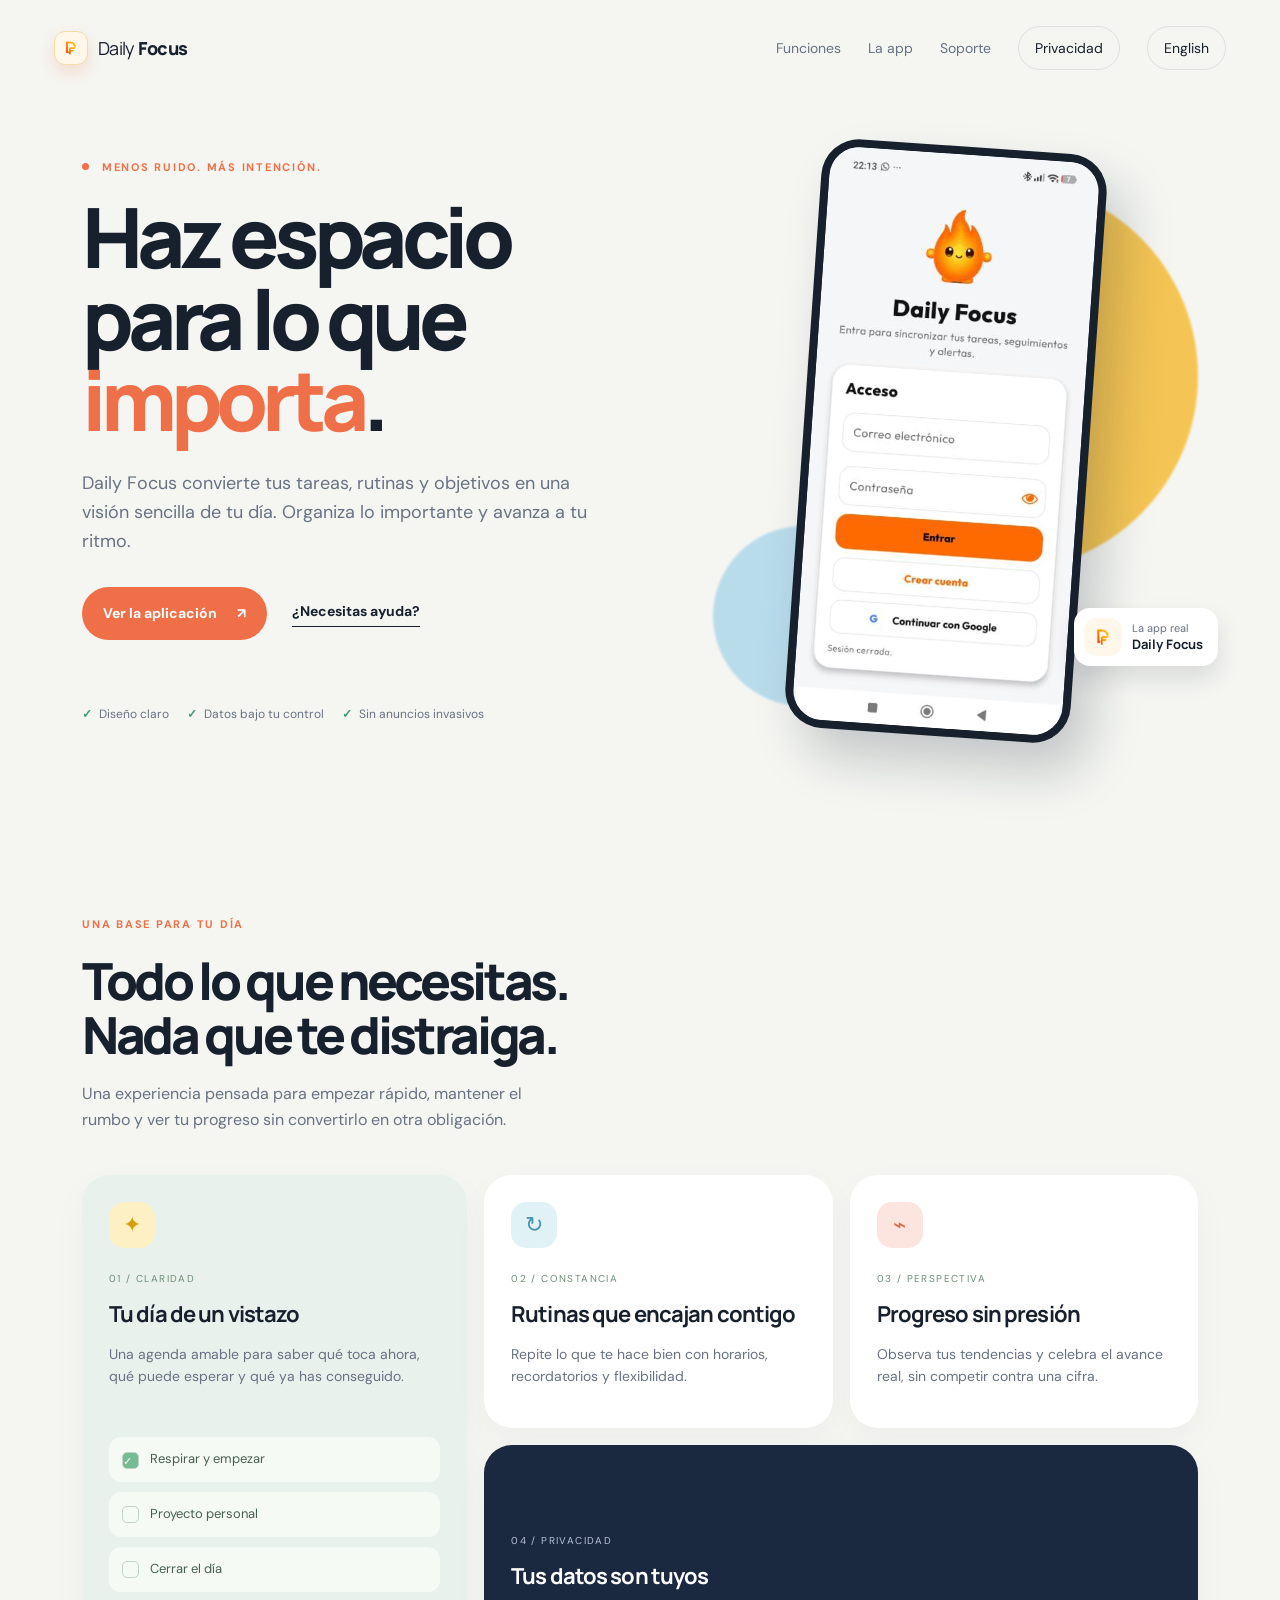
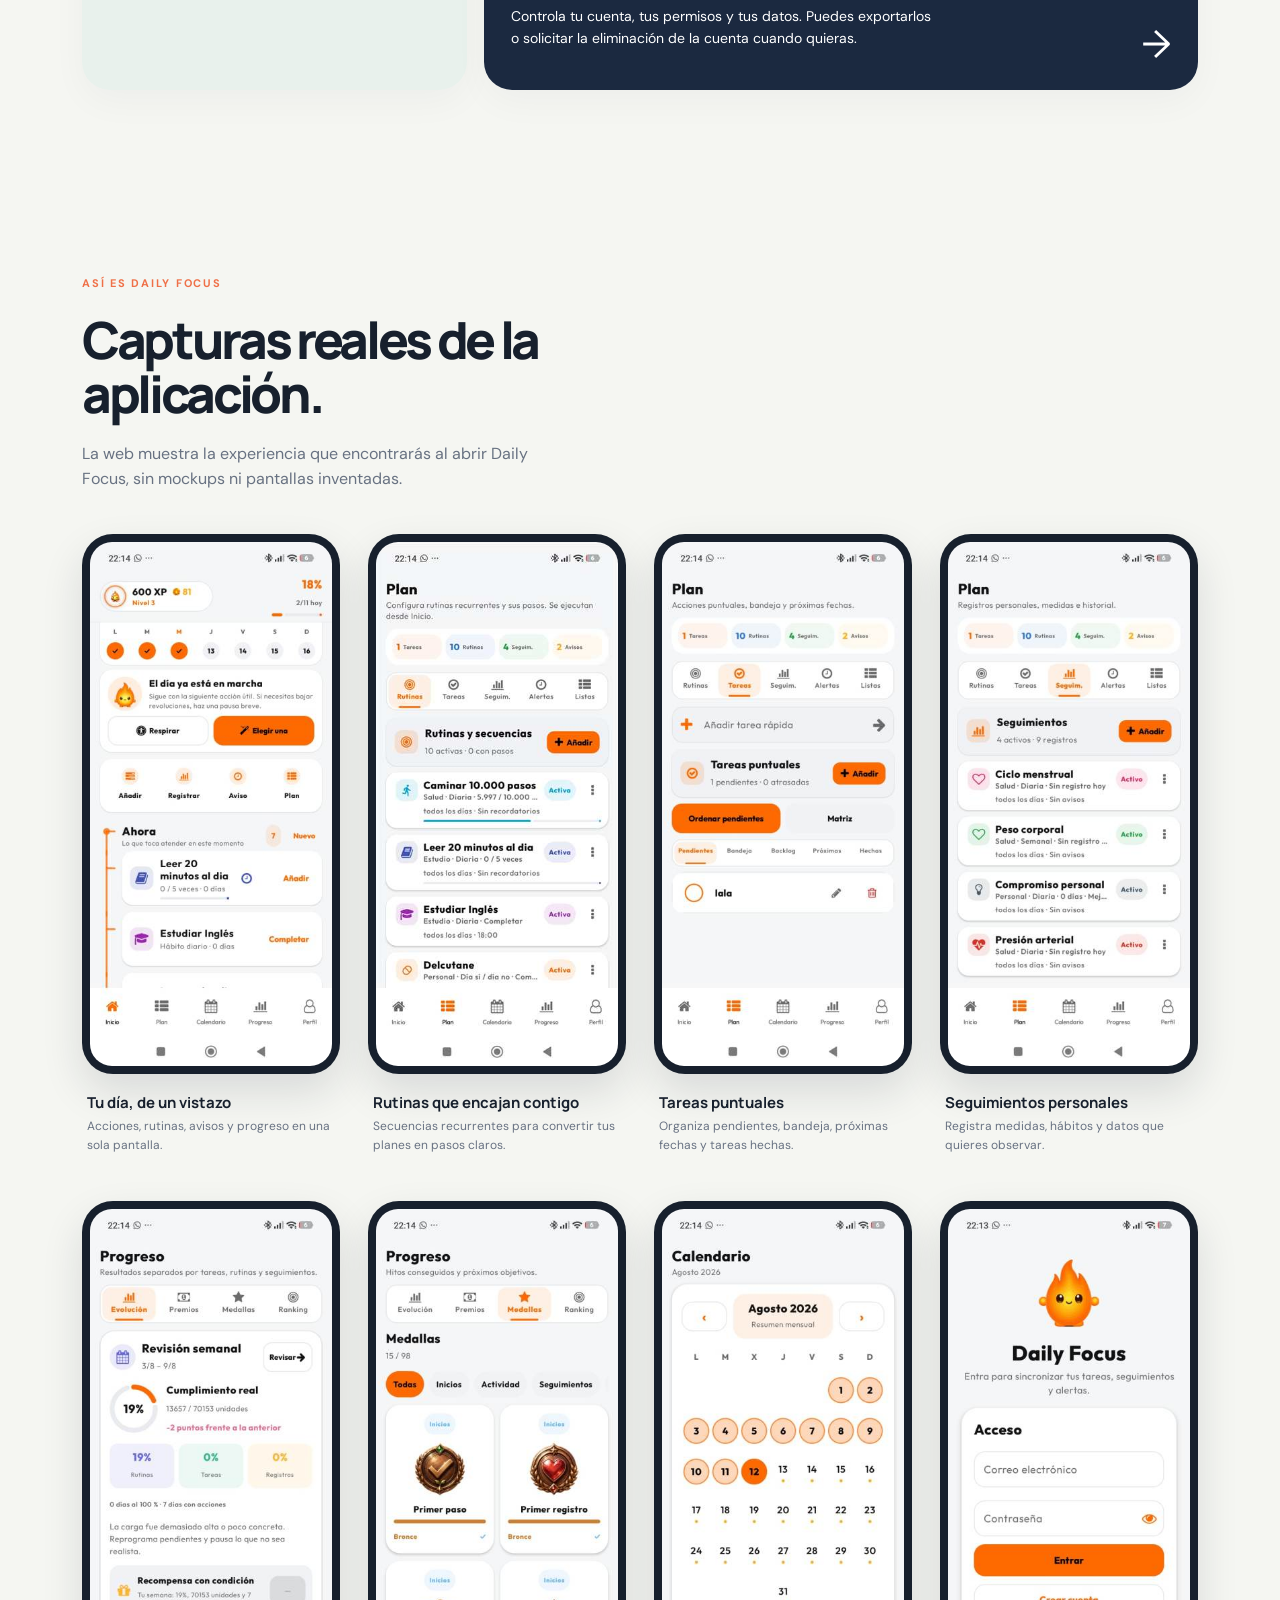
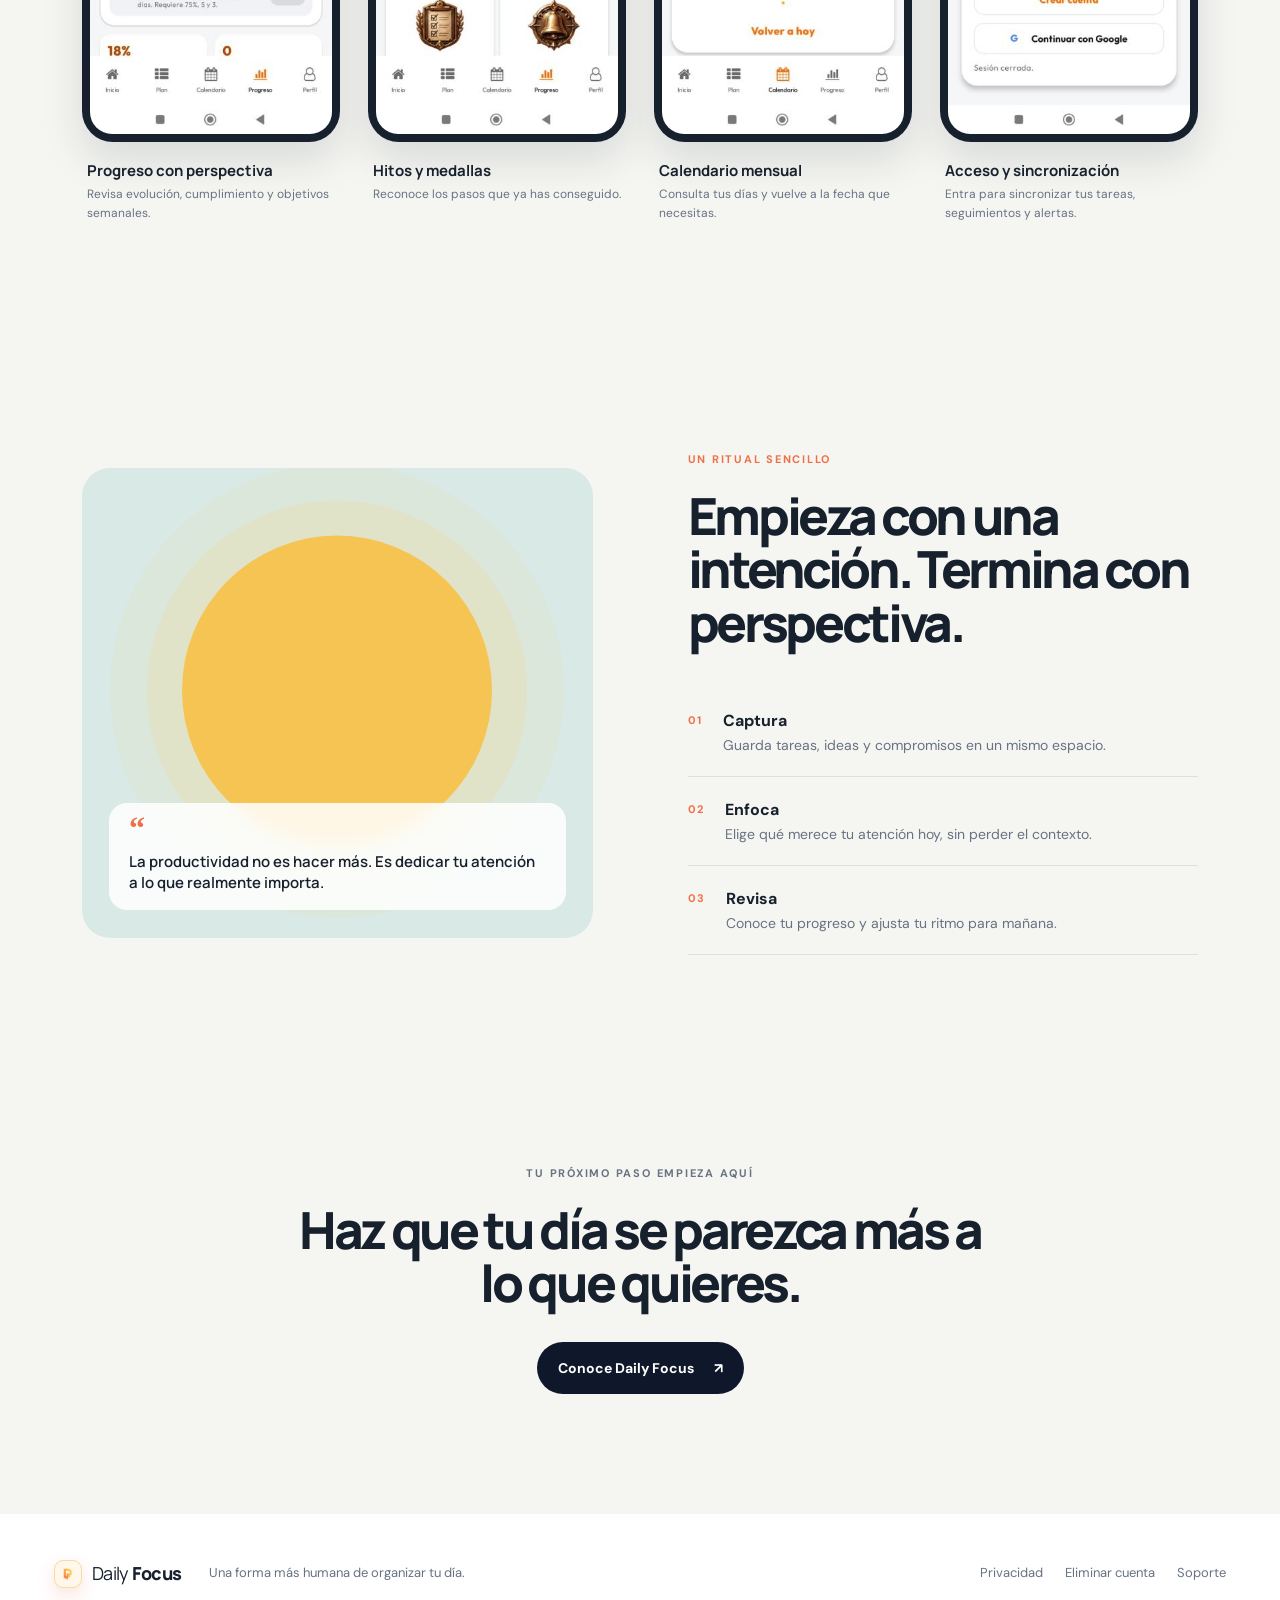
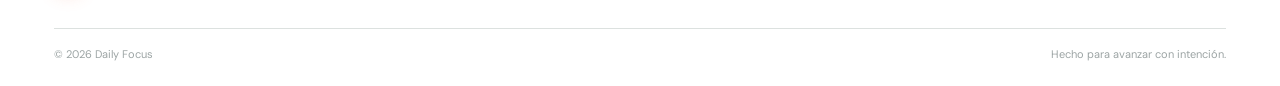
<file: index.html>
<!doctype html><html lang="es"><head><meta charset="utf-8"><meta name="viewport" content="width=device-width, initial-scale=1"><meta name="description" content="Daily Focus convierte tus tareas, rutinas y objetivos en un día claro."><meta name="theme-color" content="#fff7e9"><title>Daily Focus | Tu día, con intención</title><link rel="stylesheet" href="styles.css"><script defer src="script.js"></script></head><body><header class="site-header"><a class="brand" href="index.html" aria-label="Daily Focus, inicio"><span class="brand-mark real-mark"><img src="assets/dailyfocus-icon.png" alt=""></span><span>Daily <strong>Focus</strong></span></a><button class="menu-toggle" type="button" aria-expanded="false" aria-controls="main-nav">Menú</button><nav id="main-nav" class="nav-links" aria-label="Navegación principal"><a href="#features">Funciones</a><a href="#screens">La app</a><a href="support.html">Soporte</a><a class="nav-cta" href="privacy.html">Privacidad</a><a class="nav-cta" href="en/index.html">English</a></nav></header><main><section class="hero section-shell"><div class="hero-copy reveal"><p class="eyebrow"><span class="eyebrow-dot"></span> Menos ruido. Más intención.</p><h1>Haz espacio para lo que <em>importa</em>.</h1><p class="hero-lede">Daily Focus convierte tus tareas, rutinas y objetivos en una visión sencilla de tu día. Organiza lo importante y avanza a tu ritmo.</p><div class="hero-actions"><a class="button button-primary" href="#screens">Ver la aplicación <span aria-hidden="true">↗</span></a><a class="text-link" href="support.html">¿Necesitas ayuda?</a></div><div class="trust-row"><span><b>✓</b> Diseño claro</span><span><b>✓</b> Datos bajo tu control</span><span><b>✓</b> Sin anuncios invasivos</span></div></div><div class="hero-visual real-hero reveal reveal-delay"><div class="orb orb-one"></div><div class="orb orb-two"></div><div class="real-device"><img src="assets/dailyfocus-login-real.jpg" alt="Pantalla real de acceso de Daily Focus"></div><div class="real-badge"><img src="assets/dailyfocus-icon.png" alt=""><span>La app real<br><strong>Daily Focus</strong></span></div></div></section><section id="features" class="section-shell section-block"><div class="section-heading reveal"><p class="eyebrow">Una base para tu día</p><h2>Todo lo que necesitas. Nada que te distraiga.</h2><p>Una experiencia pensada para empezar rápido, mantener el rumbo y ver tu progreso sin convertirlo en otra obligación.</p></div><div class="feature-grid"><article class="feature-card feature-card-tall reveal"><span class="feature-icon icon-sun">✦</span><p class="card-kicker">01 / Claridad</p><h3>Tu día de un vistazo</h3><p>Una agenda amable para saber qué toca ahora, qué puede esperar y qué ya has conseguido.</p><div class="mini-agenda"><span><i class="mini-check">✓</i> Respirar y empezar</span><span><i></i> Proyecto personal</span><span><i></i> Cerrar el día</span></div></article><article class="feature-card reveal"><span class="feature-icon icon-blue">↻</span><p class="card-kicker">02 / Constancia</p><h3>Rutinas que encajan contigo</h3><p>Repite lo que te hace bien con horarios, recordatorios y flexibilidad.</p></article><article class="feature-card reveal"><span class="feature-icon icon-coral">⌁</span><p class="card-kicker">03 / Perspectiva</p><h3>Progreso sin presión</h3><p>Observa tus tendencias y celebra el avance real, sin competir contra una cifra.</p></article><article class="feature-card feature-card-wide reveal"><div><p class="card-kicker">04 / Privacidad</p><h3>Tus datos son tuyos</h3><p>Controla tu cuenta, tus permisos y tus datos. Puedes exportarlos o solicitar la eliminación de la cuenta cuando quieras.</p></div><a class="arrow-link" href="privacy.html" aria-label="Leer la política de privacidad">→</a></article></div></section><section id="screens" class="screens-section section-shell"><div class="section-heading reveal"><p class="eyebrow">Así es Daily Focus</p><h2>Capturas reales de la aplicación.</h2><p>La web muestra la experiencia que encontrarás al abrir Daily Focus, sin mockups ni pantallas inventadas.</p></div><div class="screen-gallery">
<figure class="screen-shot reveal"><div class="screen-frame"><img src="assets/dailyfocus-home-real.jpg" alt="Pantalla real de inicio de Daily Focus"></div><figcaption><strong>Tu día, de un vistazo</strong><span>Acciones, rutinas, avisos y progreso en una sola pantalla.</span></figcaption></figure>
<figure class="screen-shot reveal"><div class="screen-frame"><img src="assets/dailyfocus-routines-real-v2.jpg" alt="Pantalla real de rutinas de Daily Focus"></div><figcaption><strong>Rutinas que encajan contigo</strong><span>Secuencias recurrentes para convertir tus planes en pasos claros.</span></figcaption></figure>
<figure class="screen-shot reveal"><div class="screen-frame"><img src="assets/dailyfocus-tasks-real.jpg" alt="Pantalla real de tareas de Daily Focus"></div><figcaption><strong>Tareas puntuales</strong><span>Organiza pendientes, bandeja, próximas fechas y tareas hechas.</span></figcaption></figure>
<figure class="screen-shot reveal"><div class="screen-frame"><img src="assets/dailyfocus-tracking-real.jpg" alt="Pantalla real de seguimientos de Daily Focus"></div><figcaption><strong>Seguimientos personales</strong><span>Registra medidas, hábitos y datos que quieres observar.</span></figcaption></figure>
<figure class="screen-shot reveal"><div class="screen-frame"><img src="assets/dailyfocus-progress-real.jpg" alt="Pantalla real de progreso de Daily Focus"></div><figcaption><strong>Progreso con perspectiva</strong><span>Revisa evolución, cumplimiento y objetivos semanales.</span></figcaption></figure>
<figure class="screen-shot reveal"><div class="screen-frame"><img src="assets/dailyfocus-medals-real.jpg" alt="Pantalla real de medallas de Daily Focus"></div><figcaption><strong>Hitos y medallas</strong><span>Reconoce los pasos que ya has conseguido.</span></figcaption></figure>
<figure class="screen-shot reveal"><div class="screen-frame"><img src="assets/dailyfocus-calendar-real.jpg" alt="Pantalla real de calendario de Daily Focus"></div><figcaption><strong>Calendario mensual</strong><span>Consulta tus días y vuelve a la fecha que necesitas.</span></figcaption></figure>
<figure class="screen-shot reveal"><div class="screen-frame"><img src="assets/dailyfocus-login-real.jpg" alt="Pantalla real de acceso de Daily Focus"></div><figcaption><strong>Acceso y sincronización</strong><span>Entra para sincronizar tus tareas, seguimientos y alertas.</span></figcaption></figure>
</div></section><section id="how" class="split-section section-shell"><div class="split-image reveal"><div class="sun-shape"></div><div class="quote-card"><span>“</span><p>La productividad no es hacer más. Es dedicar tu atención a lo que realmente importa.</p></div></div><div class="split-copy reveal"><p class="eyebrow">Un ritual sencillo</p><h2>Empieza con una intención. Termina con perspectiva.</h2><div class="steps"><div><span>01</span><p><strong>Captura</strong><br>Guarda tareas, ideas y compromisos en un mismo espacio.</p></div><div><span>02</span><p><strong>Enfoca</strong><br>Elige qué merece tu atención hoy, sin perder el contexto.</p></div><div><span>03</span><p><strong>Revisa</strong><br>Conoce tu progreso y ajusta tu ritmo para mañana.</p></div></div></div></section><section class="closing section-shell reveal"><p class="eyebrow">Tu próximo paso empieza aquí</p><h2>Haz que tu día se parezca más a lo que quieres.</h2><a class="button button-dark" href="support.html">Conoce Daily Focus <span aria-hidden="true">↗</span></a></section></main><footer class="site-footer"><div class="footer-inner"><a class="brand" href="index.html"><span class="brand-mark real-mark small"><img src="assets/dailyfocus-icon.png" alt=""></span><span>Daily <strong>Focus</strong></span></a><p>Una forma más humana de organizar tu día.</p><div class="footer-links"><a href="privacy.html">Privacidad</a><a href="delete-account.html">Eliminar cuenta</a><a href="support.html">Soporte</a></div></div><div class="footer-bottom"><span>© 2026 Daily Focus</span><span>Hecho para avanzar con intención.</span></div></footer></body></html>
</file>
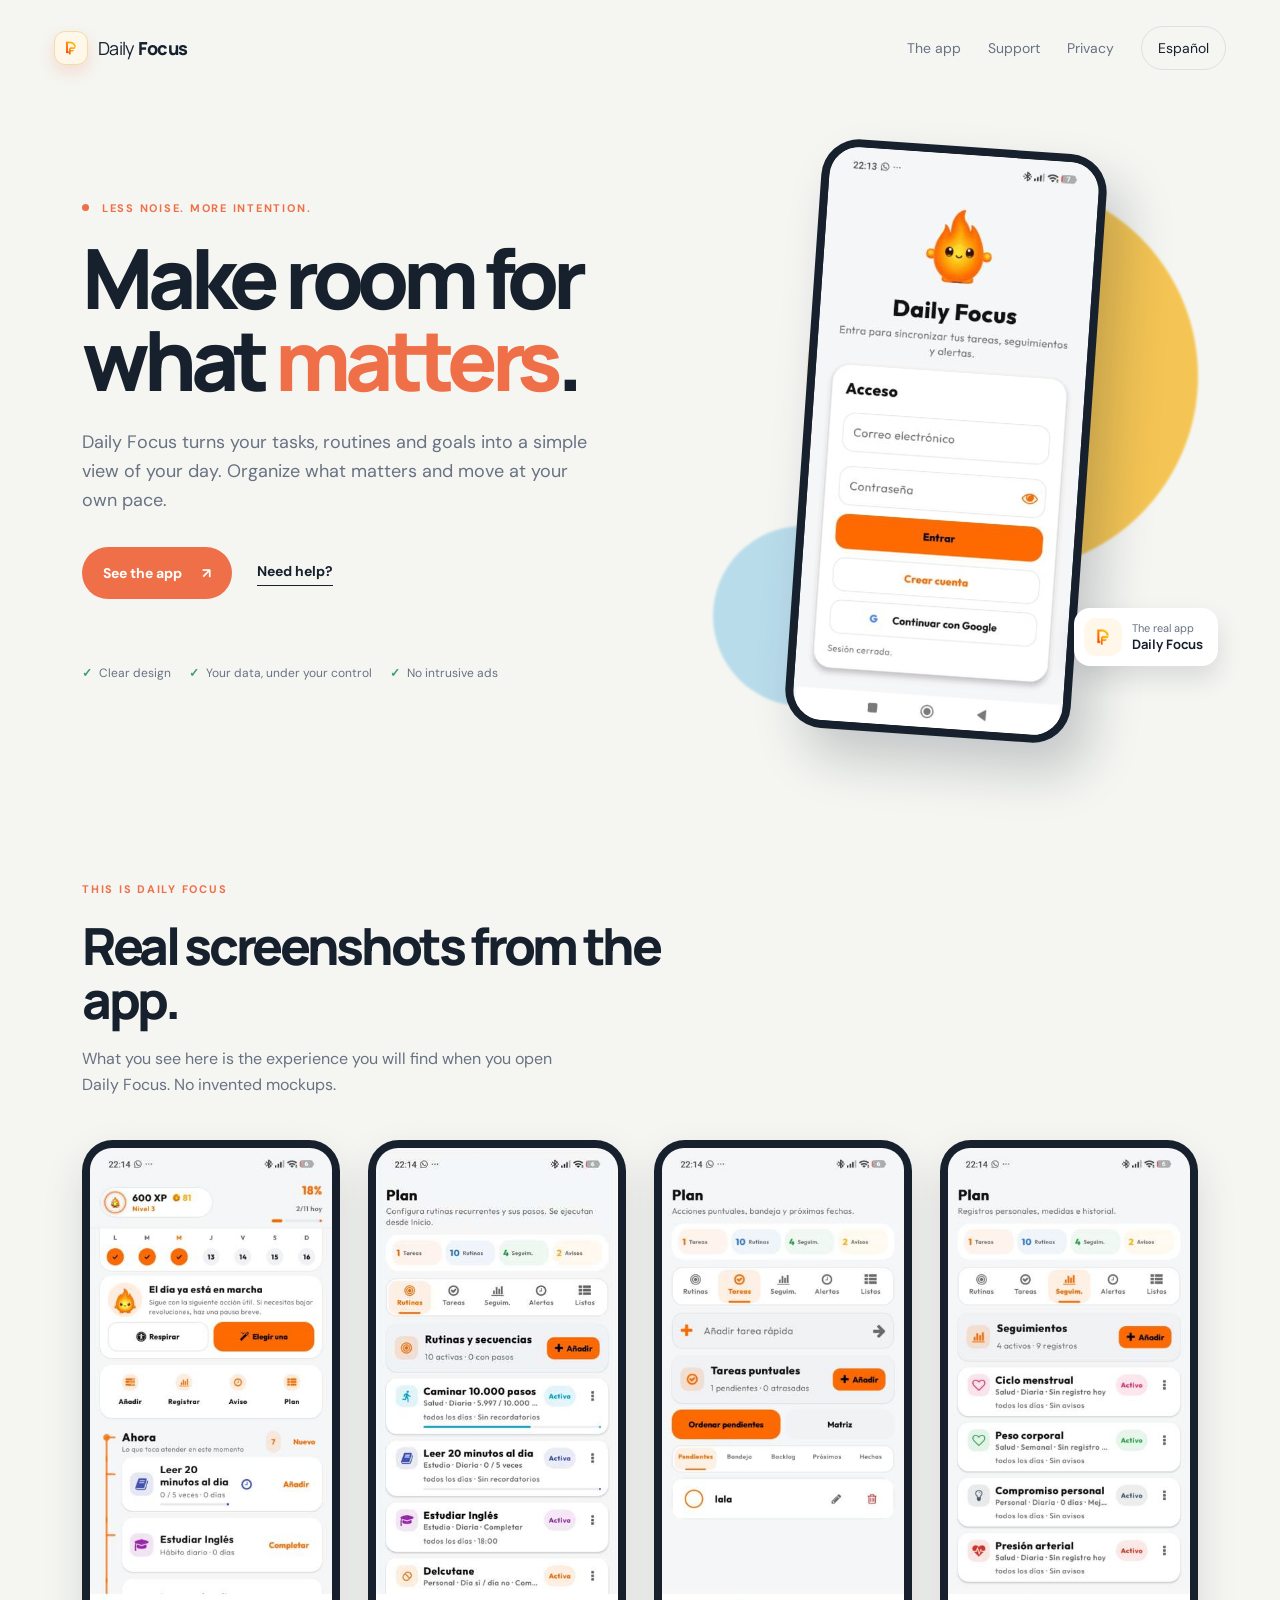
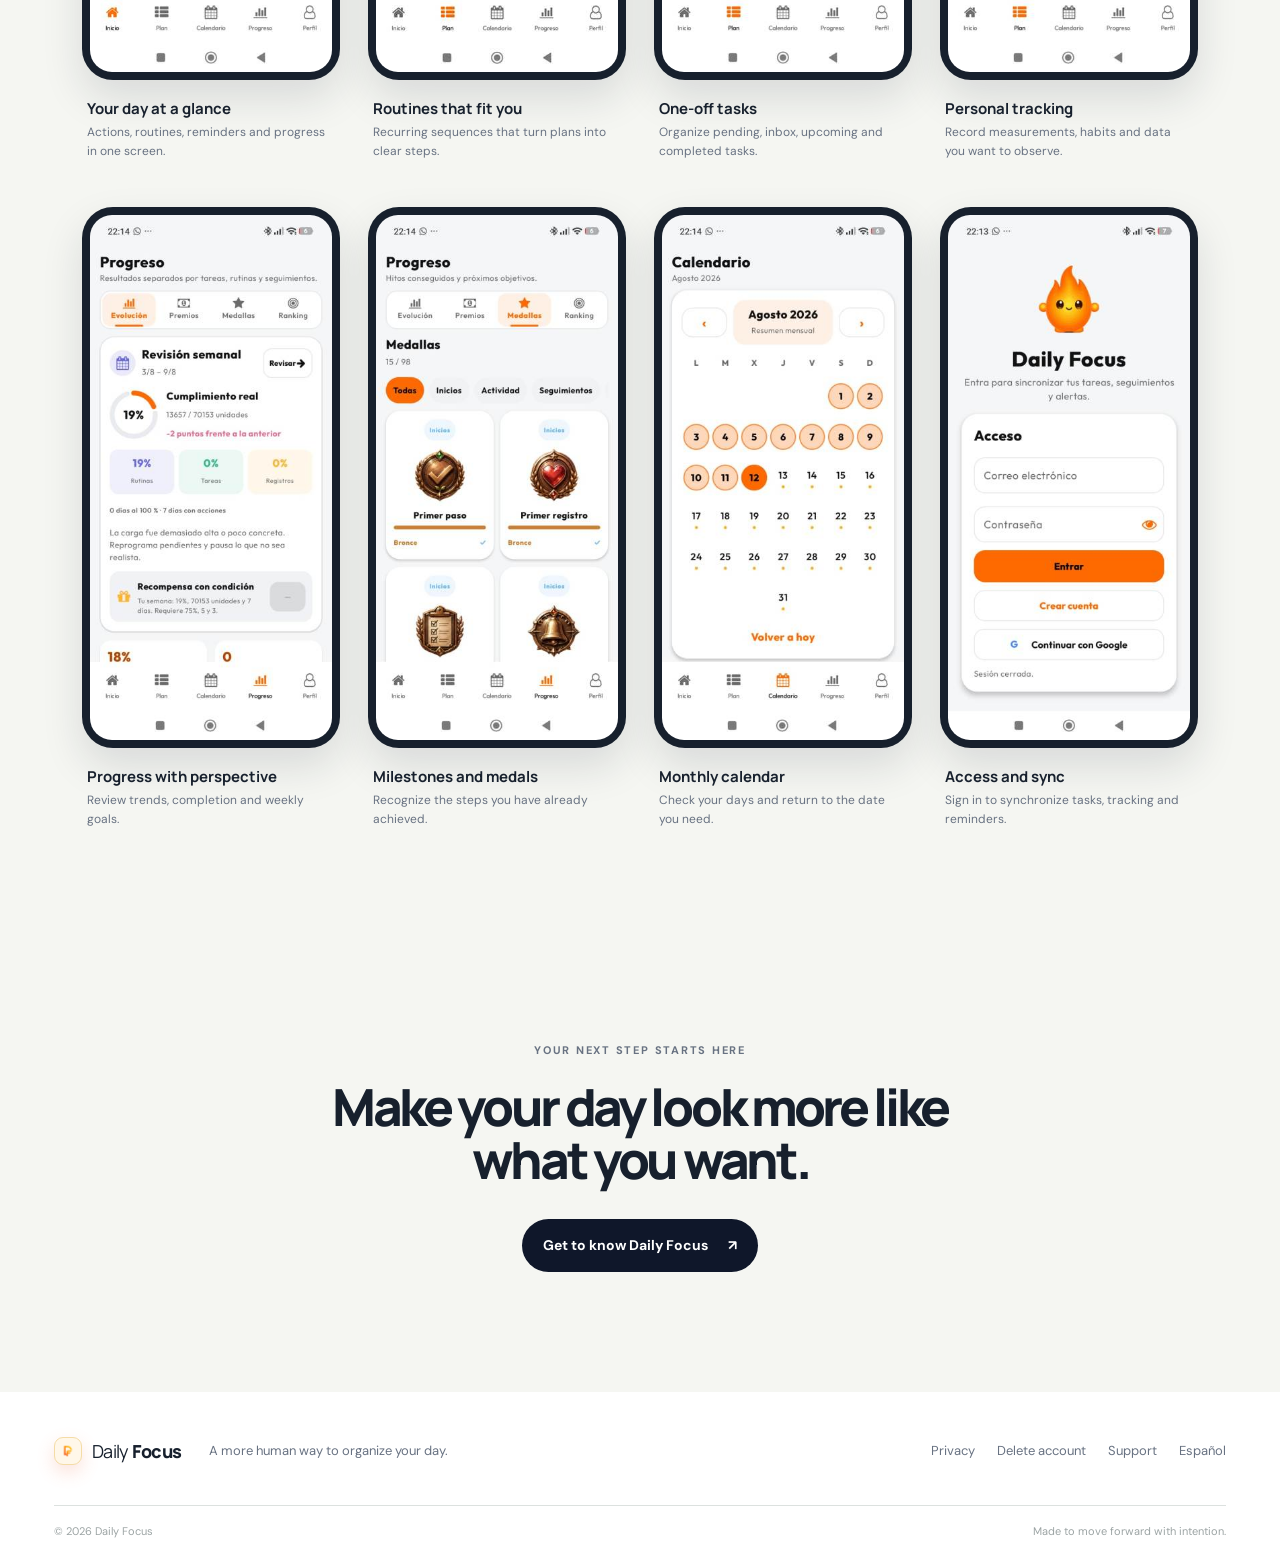
<file: en/index.html>
<!doctype html><html lang="en"><head><meta charset="utf-8"><meta name="viewport" content="width=device-width,initial-scale=1"><meta name="description" content="Daily Focus helps you turn tasks, routines and goals into a clearer day."><title>Daily Focus | Make room for what matters</title><link rel="stylesheet" href="../styles.css"></head><body><header class="site-header"><a class="brand" href="index.html" aria-label="Daily Focus home"><span class="brand-mark real-mark"><img src="../assets/dailyfocus-icon.png" alt=""></span><span>Daily <strong>Focus</strong></span></a><nav class="nav-links" aria-label="Main navigation"><a href="#screens">The app</a><a href="support.html">Support</a><a href="privacy.html">Privacy</a><a class="nav-cta" href="../index.html">Español</a></nav></header><main><section class="hero section-shell"><div class="hero-copy"><p class="eyebrow"><span class="eyebrow-dot"></span> Less noise. More intention.</p><h1>Make room for what <em>matters</em>.</h1><p class="hero-lede">Daily Focus turns your tasks, routines and goals into a simple view of your day. Organize what matters and move at your own pace.</p><div class="hero-actions"><a class="button button-primary" href="#screens">See the app <span aria-hidden="true">↗</span></a><a class="text-link" href="support.html">Need help?</a></div><div class="trust-row"><span><b>✓</b> Clear design</span><span><b>✓</b> Your data, under your control</span><span><b>✓</b> No intrusive ads</span></div></div><div class="hero-visual real-hero"><div class="orb orb-one"></div><div class="orb orb-two"></div><div class="real-device"><img src="../assets/dailyfocus-login-real.jpg" alt="Real Daily Focus login screen"></div><div class="real-badge"><img src="../assets/dailyfocus-icon.png" alt=""><span>The real app<br><strong>Daily Focus</strong></span></div></div></section><section id="screens" class="screens-section section-shell"><div class="section-heading"><p class="eyebrow">This is Daily Focus</p><h2>Real screenshots from the app.</h2><p>What you see here is the experience you will find when you open Daily Focus. No invented mockups.</p></div><div class="screen-gallery"><figure class="screen-shot"><div class="screen-frame"><img src="../assets/dailyfocus-home-real.jpg" alt="Real Daily Focus home screen"></div><figcaption><strong>Your day at a glance</strong><span>Actions, routines, reminders and progress in one screen.</span></figcaption></figure><figure class="screen-shot"><div class="screen-frame"><img src="../assets/dailyfocus-routines-real-v2.jpg" alt="Real Daily Focus routines screen"></div><figcaption><strong>Routines that fit you</strong><span>Recurring sequences that turn plans into clear steps.</span></figcaption></figure><figure class="screen-shot"><div class="screen-frame"><img src="../assets/dailyfocus-tasks-real.jpg" alt="Real Daily Focus tasks screen"></div><figcaption><strong>One-off tasks</strong><span>Organize pending, inbox, upcoming and completed tasks.</span></figcaption></figure><figure class="screen-shot"><div class="screen-frame"><img src="../assets/dailyfocus-tracking-real.jpg" alt="Real Daily Focus tracking screen"></div><figcaption><strong>Personal tracking</strong><span>Record measurements, habits and data you want to observe.</span></figcaption></figure><figure class="screen-shot"><div class="screen-frame"><img src="../assets/dailyfocus-progress-real.jpg" alt="Real Daily Focus progress screen"></div><figcaption><strong>Progress with perspective</strong><span>Review trends, completion and weekly goals.</span></figcaption></figure><figure class="screen-shot"><div class="screen-frame"><img src="../assets/dailyfocus-medals-real.jpg" alt="Real Daily Focus medals screen"></div><figcaption><strong>Milestones and medals</strong><span>Recognize the steps you have already achieved.</span></figcaption></figure><figure class="screen-shot"><div class="screen-frame"><img src="../assets/dailyfocus-calendar-real.jpg" alt="Real Daily Focus calendar screen"></div><figcaption><strong>Monthly calendar</strong><span>Check your days and return to the date you need.</span></figcaption></figure><figure class="screen-shot"><div class="screen-frame"><img src="../assets/dailyfocus-login-real.jpg" alt="Real Daily Focus login screen"></div><figcaption><strong>Access and sync</strong><span>Sign in to synchronize tasks, tracking and reminders.</span></figcaption></figure></div></section><section class="closing section-shell"><p class="eyebrow">Your next step starts here</p><h2>Make your day look more like what you want.</h2><a class="button button-dark" href="support.html">Get to know Daily Focus <span aria-hidden="true">↗</span></a></section></main><footer class="site-footer"><div class="footer-inner"><a class="brand" href="index.html"><span class="brand-mark real-mark small"><img src="../assets/dailyfocus-icon.png" alt=""></span><span>Daily <strong>Focus</strong></span></a><p>A more human way to organize your day.</p><div class="footer-links"><a href="privacy.html">Privacy</a><a href="delete-account.html">Delete account</a><a href="support.html">Support</a><a href="../index.html">Español</a></div></div><div class="footer-bottom"><span>© 2026 Daily Focus</span><span>Made to move forward with intention.</span></div></footer></body></html>
</file>
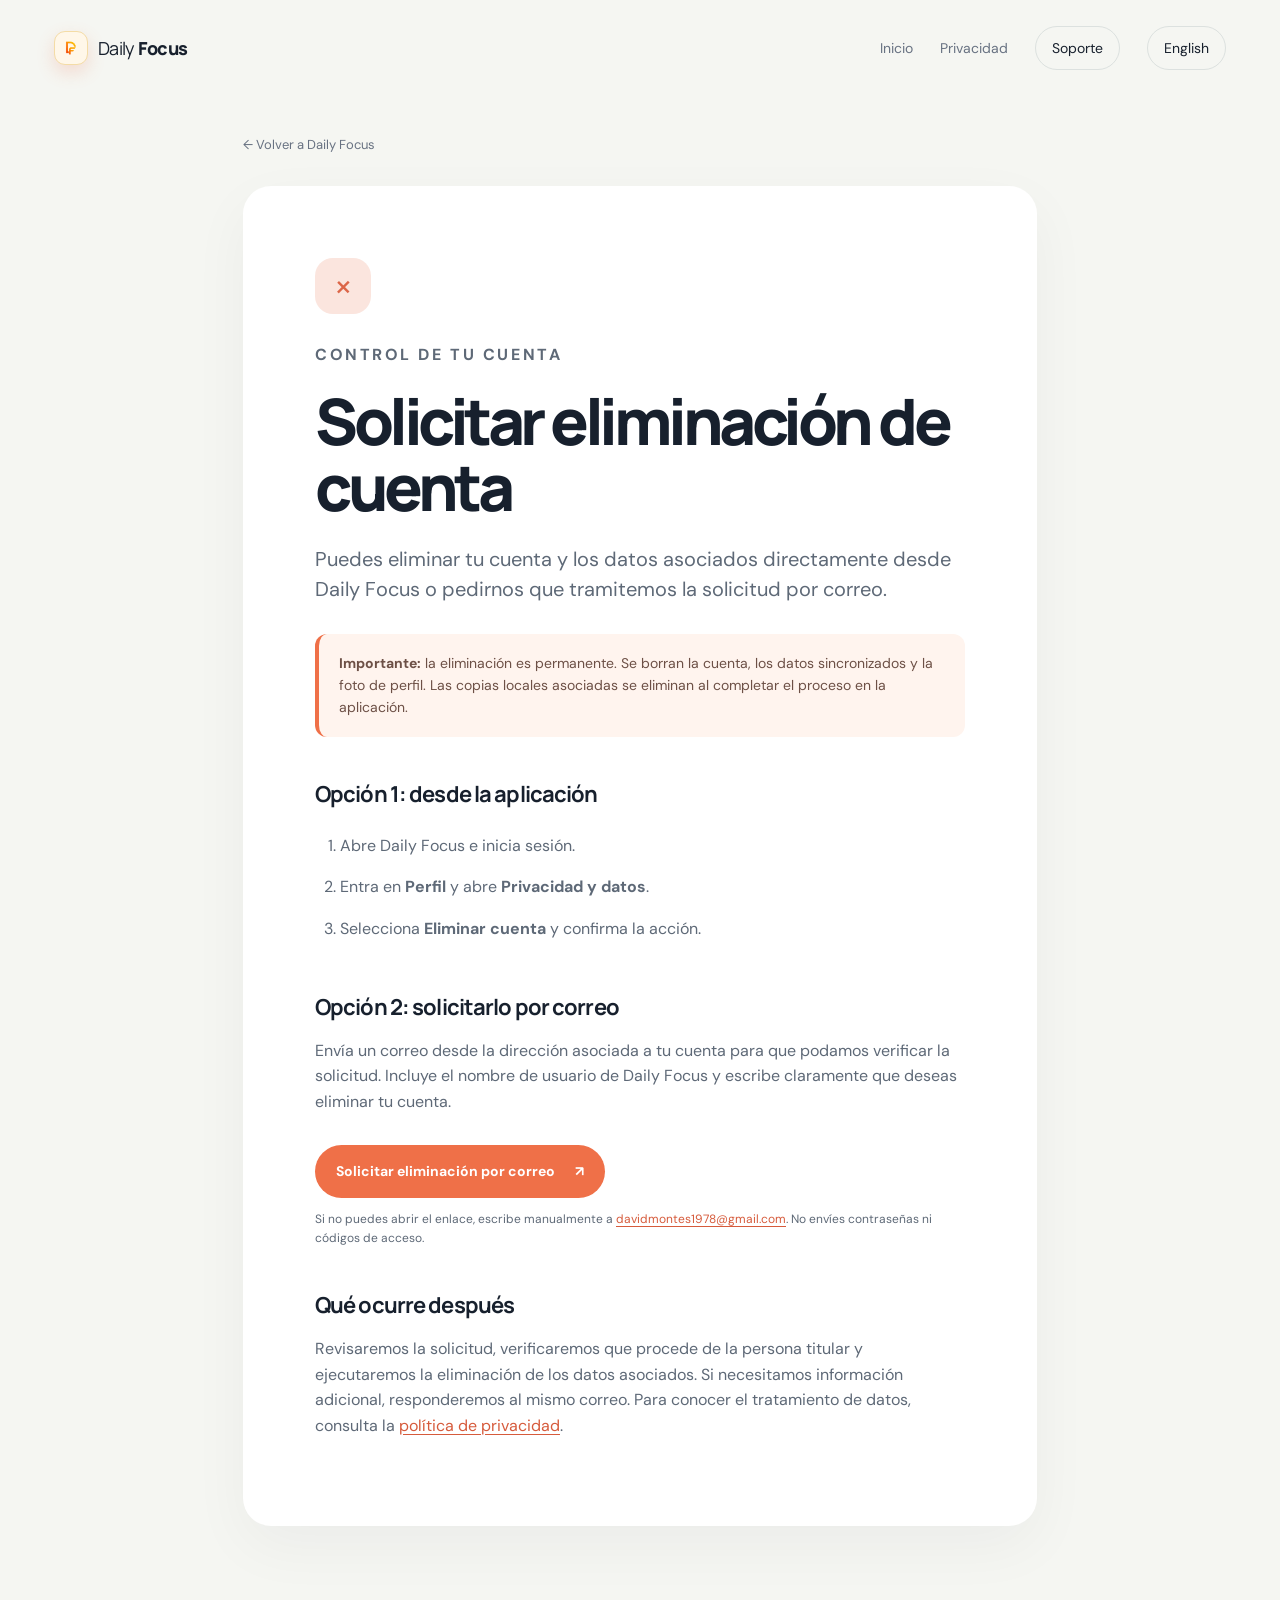
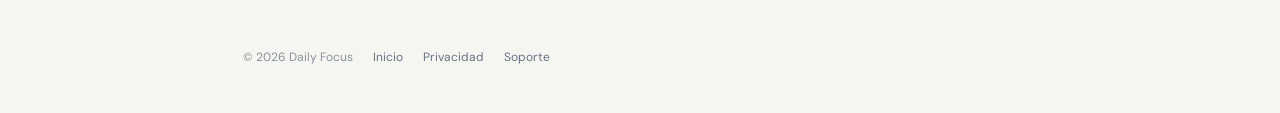
<file: delete-account.html>
<!doctype html><html lang="es"><head><meta charset="utf-8"><meta name="viewport" content="width=device-width, initial-scale=1"><meta name="description" content="Solicita la eliminación de tu cuenta y datos de Daily Focus."><title>Eliminar cuenta | Daily Focus</title><link rel="stylesheet" href="styles.css"></head><body class="legal-page"><header class="site-header"><a class="brand" href="index.html"><span class="brand-mark real-mark"><img src="assets/dailyfocus-icon.png" alt=""></span><span>Daily <strong>Focus</strong></span></a><nav class="nav-links" aria-label="Navegación principal"><a href="index.html">Inicio</a><a href="privacy.html">Privacidad</a><a class="nav-cta" href="support.html">Soporte</a><a class="nav-cta" href="en/delete-account.html">English</a></nav></header><main class="legal-shell"><a class="back-link" href="index.html">← Volver a Daily Focus</a><article class="legal-card deletion-card"><div class="deletion-icon" aria-hidden="true">×</div><p class="eyebrow">Control de tu cuenta</p><h1>Solicitar eliminación de cuenta</h1><p class="legal-lead">Puedes eliminar tu cuenta y los datos asociados directamente desde Daily Focus o pedirnos que tramitemos la solicitud por correo.</p><div class="notice"><strong>Importante:</strong> la eliminación es permanente. Se borran la cuenta, los datos sincronizados y la foto de perfil. Las copias locales asociadas se eliminan al completar el proceso en la aplicación.</div><h2>Opción 1: desde la aplicación</h2><ol class="numbered"><li>Abre Daily Focus e inicia sesión.</li><li>Entra en <strong>Perfil</strong> y abre <strong>Privacidad y datos</strong>.</li><li>Selecciona <strong>Eliminar cuenta</strong> y confirma la acción.</li></ol><h2>Opción 2: solicitarlo por correo</h2><p>Envía un correo desde la dirección asociada a tu cuenta para que podamos verificar la solicitud. Incluye el nombre de usuario de Daily Focus y escribe claramente que deseas eliminar tu cuenta.</p><a class="button button-primary mail-button" href="mailto:davidmontes1978@gmail.com?subject=Solicitud%20de%20eliminaci%C3%B3n%20de%20cuenta%20Daily%20Focus&body=Hola%2C%0A%0ASolicito%20la%20eliminaci%C3%B3n%20de%20mi%20cuenta%20de%20Daily%20Focus.%0A%0ANombre%20de%20usuario%3A%20%0A%0AGracias.">Solicitar eliminación por correo <span aria-hidden="true">↗</span></a><p class="small-note">Si no puedes abrir el enlace, escribe manualmente a <a href="mailto:davidmontes1978@gmail.com">davidmontes1978@gmail.com</a>. No envíes contraseñas ni códigos de acceso.</p><h2>Qué ocurre después</h2><p>Revisaremos la solicitud, verificaremos que procede de la persona titular y ejecutaremos la eliminación de los datos asociados. Si necesitamos información adicional, responderemos al mismo correo. Para conocer el tratamiento de datos, consulta la <a href="privacy.html">política de privacidad</a>.</p></article></main><footer class="simple-footer"><span>© 2026 Daily Focus</span><a href="index.html">Inicio</a><a href="privacy.html">Privacidad</a><a href="support.html">Soporte</a></footer></body></html>
</file>
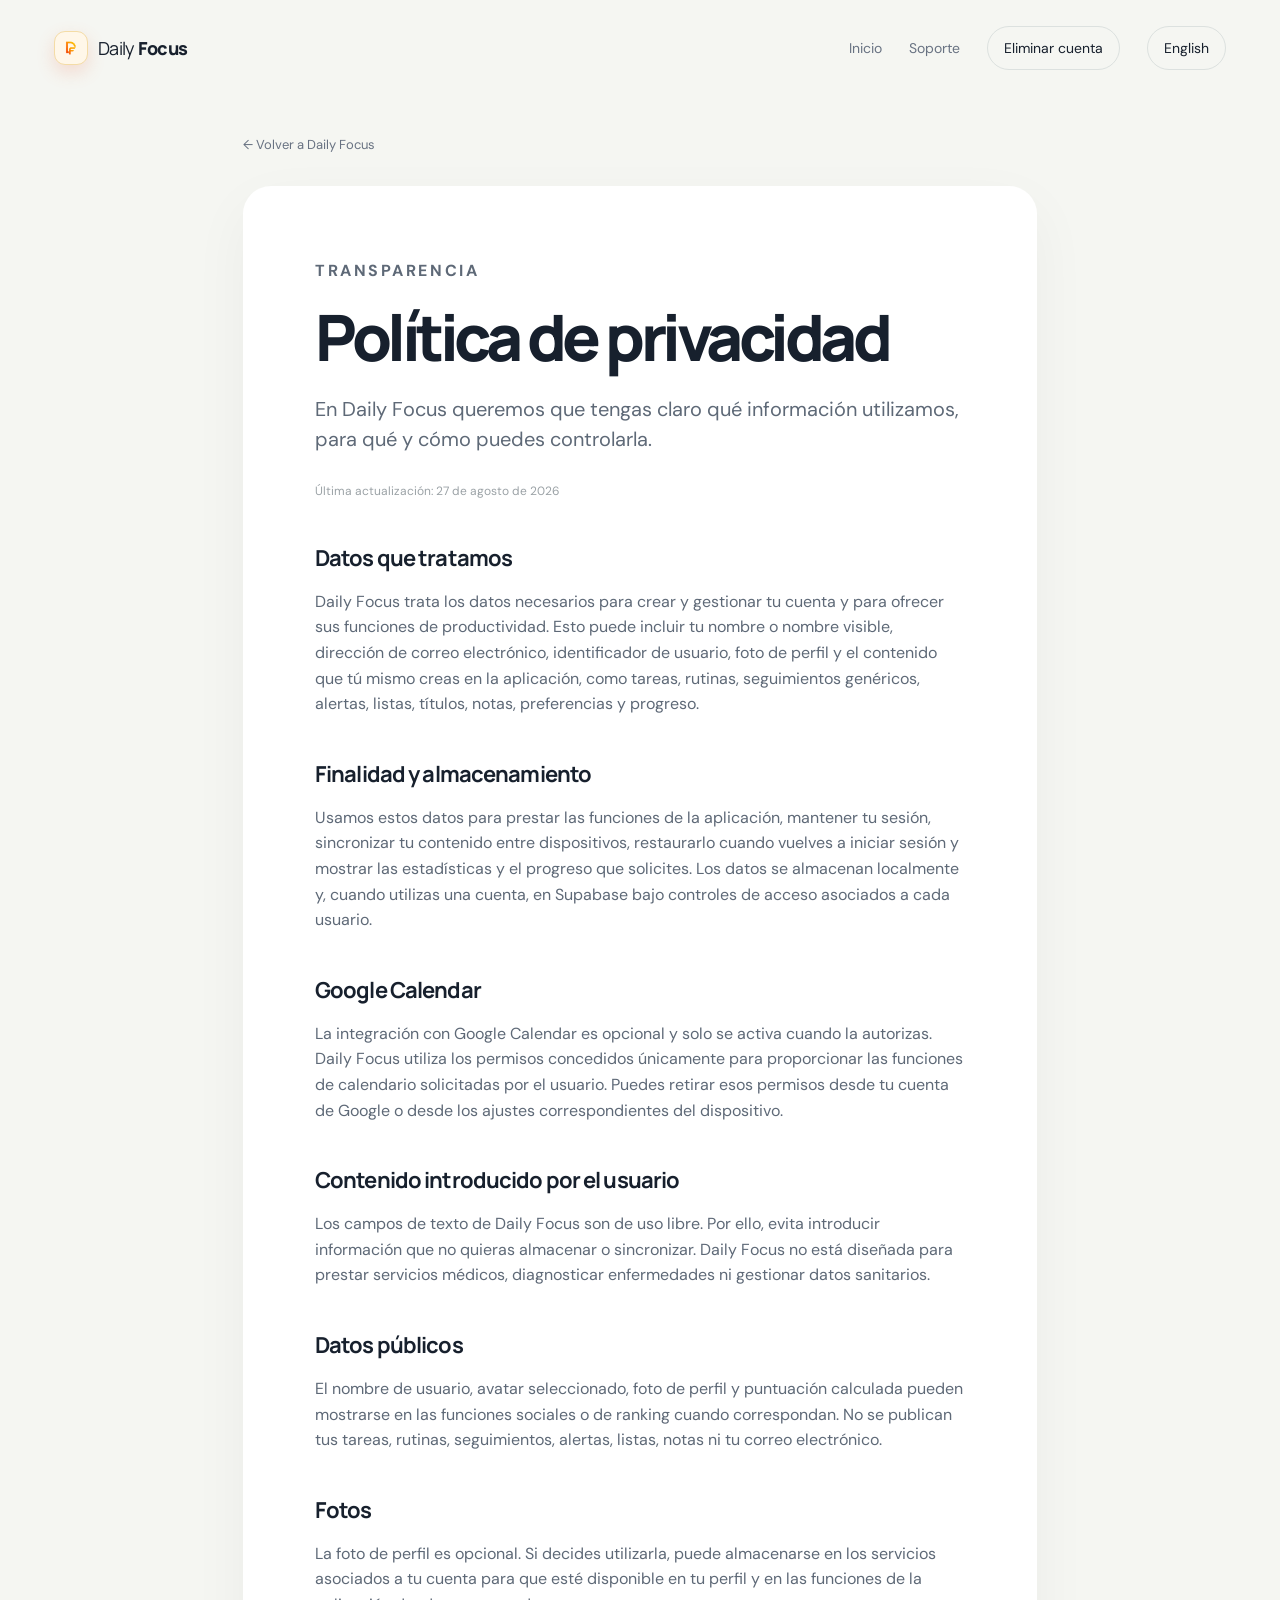
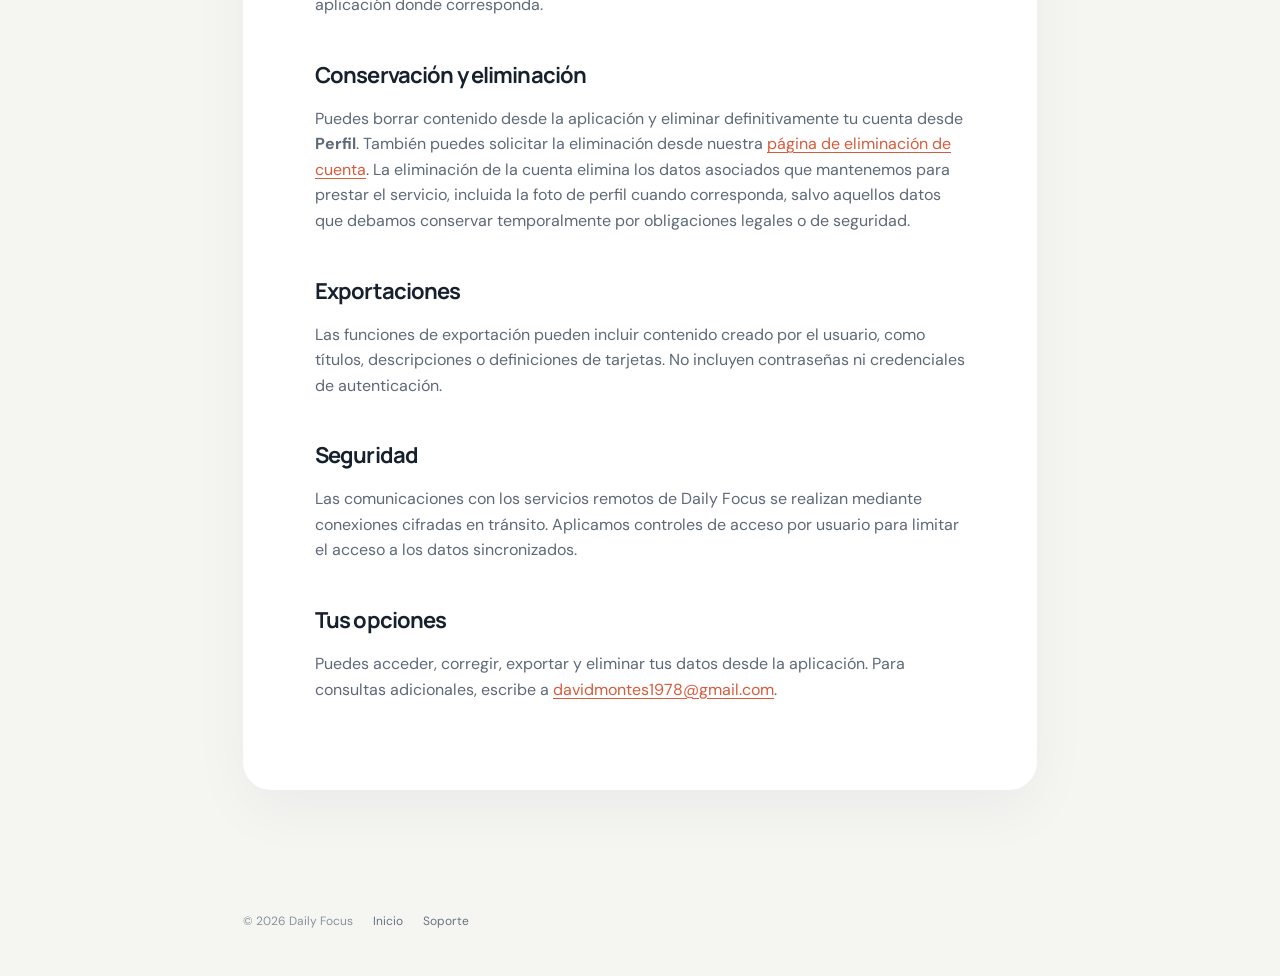
<file: privacy.html>
<!doctype html><html lang="es"><head><meta charset="utf-8"><meta name="viewport" content="width=device-width, initial-scale=1"><meta name="description" content="Política de privacidad de Daily Focus."><title>Política de privacidad | Daily Focus</title><link rel="stylesheet" href="styles.css"></head><body class="legal-page"><header class="site-header"><a class="brand" href="index.html"><span class="brand-mark real-mark"><img src="assets/dailyfocus-icon.png" alt=""></span><span>Daily <strong>Focus</strong></span></a><nav class="nav-links" aria-label="Navegación principal"><a href="index.html">Inicio</a><a href="support.html">Soporte</a><a class="nav-cta" href="delete-account.html">Eliminar cuenta</a><a class="nav-cta" href="en/privacy.html">English</a></nav></header><main class="legal-shell"><a class="back-link" href="index.html">← Volver a Daily Focus</a><article class="legal-card"><p class="eyebrow">Transparencia</p><h1>Política de privacidad</h1><p class="legal-lead">En Daily Focus queremos que tengas claro qué información utilizamos, para qué y cómo puedes controlarla.</p><p class="updated">Última actualización: 27 de agosto de 2026</p><h2>Datos que tratamos</h2><p>Daily Focus trata los datos necesarios para crear y gestionar tu cuenta y para ofrecer sus funciones de productividad. Esto puede incluir tu nombre o nombre visible, dirección de correo electrónico, identificador de usuario, foto de perfil y el contenido que tú mismo creas en la aplicación, como tareas, rutinas, seguimientos genéricos, alertas, listas, títulos, notas, preferencias y progreso.</p><h2>Finalidad y almacenamiento</h2><p>Usamos estos datos para prestar las funciones de la aplicación, mantener tu sesión, sincronizar tu contenido entre dispositivos, restaurarlo cuando vuelves a iniciar sesión y mostrar las estadísticas y el progreso que solicites. Los datos se almacenan localmente y, cuando utilizas una cuenta, en Supabase bajo controles de acceso asociados a cada usuario.</p><h2>Google Calendar</h2><p>La integración con Google Calendar es opcional y solo se activa cuando la autorizas. Daily Focus utiliza los permisos concedidos únicamente para proporcionar las funciones de calendario solicitadas por el usuario. Puedes retirar esos permisos desde tu cuenta de Google o desde los ajustes correspondientes del dispositivo.</p><h2>Contenido introducido por el usuario</h2><p>Los campos de texto de Daily Focus son de uso libre. Por ello, evita introducir información que no quieras almacenar o sincronizar. Daily Focus no está diseñada para prestar servicios médicos, diagnosticar enfermedades ni gestionar datos sanitarios.</p><h2>Datos públicos</h2><p>El nombre de usuario, avatar seleccionado, foto de perfil y puntuación calculada pueden mostrarse en las funciones sociales o de ranking cuando correspondan. No se publican tus tareas, rutinas, seguimientos, alertas, listas, notas ni tu correo electrónico.</p><h2>Fotos</h2><p>La foto de perfil es opcional. Si decides utilizarla, puede almacenarse en los servicios asociados a tu cuenta para que esté disponible en tu perfil y en las funciones de la aplicación donde corresponda.</p><h2>Conservación y eliminación</h2><p>Puedes borrar contenido desde la aplicación y eliminar definitivamente tu cuenta desde <strong>Perfil</strong>. También puedes solicitar la eliminación desde nuestra <a href="delete-account.html">página de eliminación de cuenta</a>. La eliminación de la cuenta elimina los datos asociados que mantenemos para prestar el servicio, incluida la foto de perfil cuando corresponda, salvo aquellos datos que debamos conservar temporalmente por obligaciones legales o de seguridad.</p><h2>Exportaciones</h2><p>Las funciones de exportación pueden incluir contenido creado por el usuario, como títulos, descripciones o definiciones de tarjetas. No incluyen contraseñas ni credenciales de autenticación.</p><h2>Seguridad</h2><p>Las comunicaciones con los servicios remotos de Daily Focus se realizan mediante conexiones cifradas en tránsito. Aplicamos controles de acceso por usuario para limitar el acceso a los datos sincronizados.</p><h2>Tus opciones</h2><p>Puedes acceder, corregir, exportar y eliminar tus datos desde la aplicación. Para consultas adicionales, escribe a <a href="mailto:davidmontes1978@gmail.com">davidmontes1978@gmail.com</a>.</p></article></main><footer class="simple-footer"><span>© 2026 Daily Focus</span><a href="index.html">Inicio</a><a href="support.html">Soporte</a></footer></body></html>
</file>
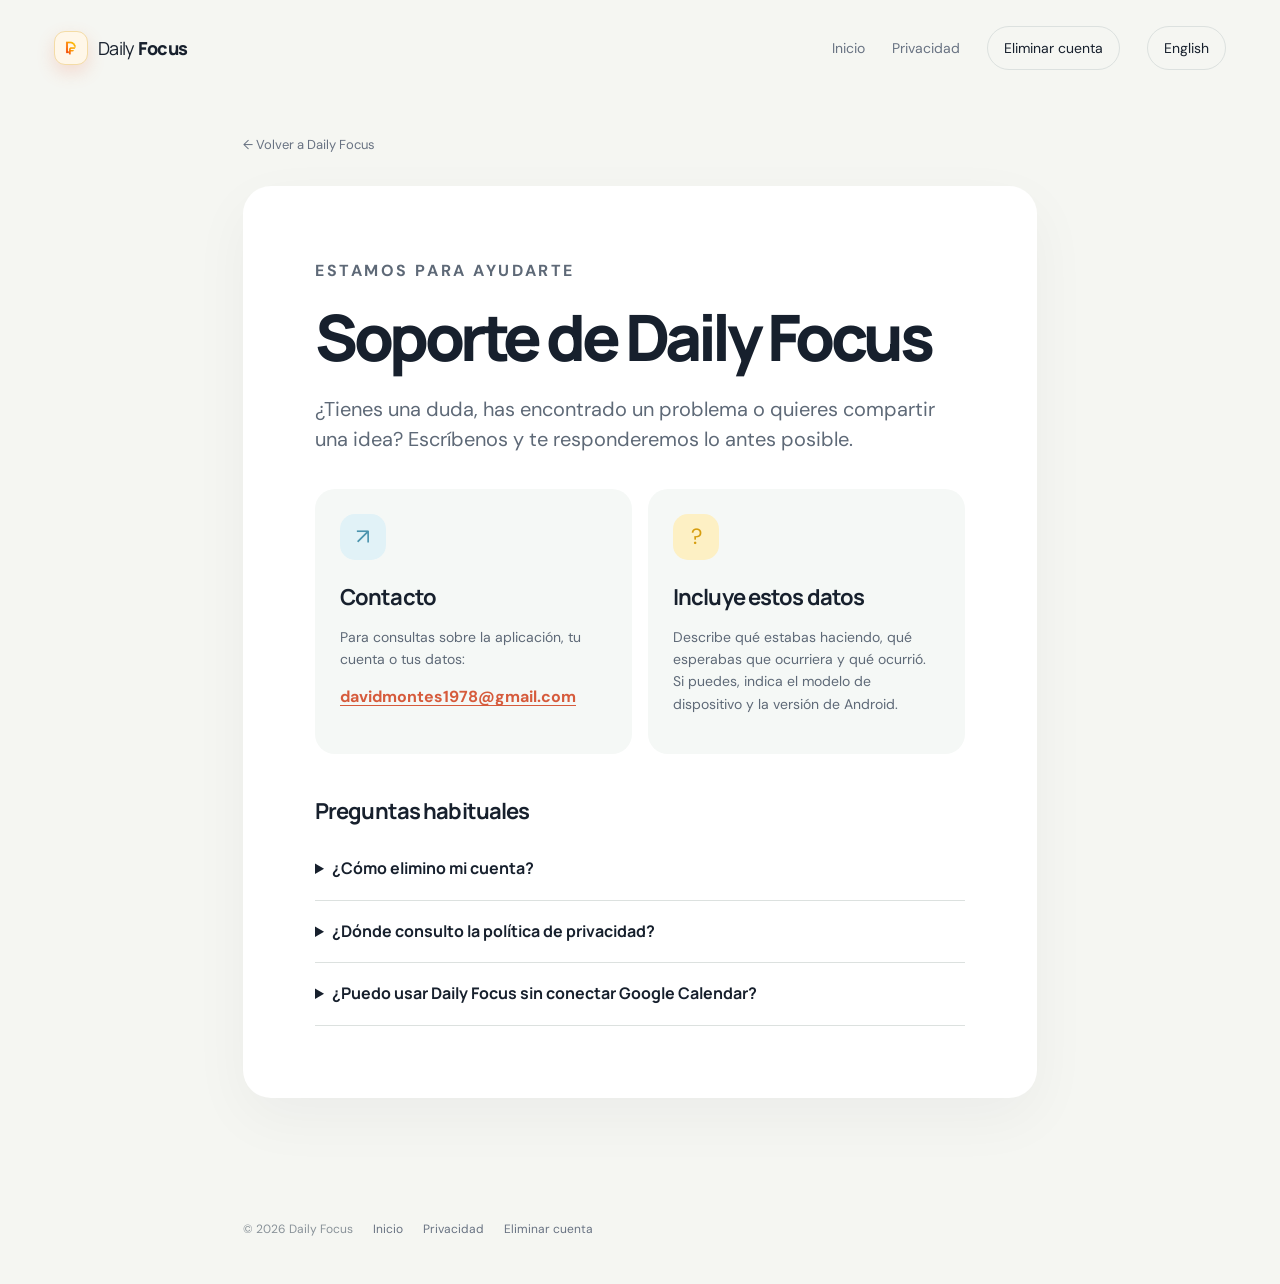
<file: support.html>
<!doctype html><html lang="es"><head><meta charset="utf-8"><meta name="viewport" content="width=device-width, initial-scale=1"><meta name="description" content="Centro de soporte de Daily Focus."><title>Soporte | Daily Focus</title><link rel="stylesheet" href="styles.css"></head><body class="legal-page"><header class="site-header"><a class="brand" href="index.html"><span class="brand-mark real-mark"><img src="assets/dailyfocus-icon.png" alt=""></span><span>Daily <strong>Focus</strong></span></a><nav class="nav-links" aria-label="Navegación principal"><a href="index.html">Inicio</a><a href="privacy.html">Privacidad</a><a class="nav-cta" href="delete-account.html">Eliminar cuenta</a><a class="nav-cta" href="en/support.html">English</a></nav></header><main class="legal-shell"><a class="back-link" href="index.html">← Volver a Daily Focus</a><article class="legal-card"><p class="eyebrow">Estamos para ayudarte</p><h1>Soporte de Daily Focus</h1><p class="legal-lead">¿Tienes una duda, has encontrado un problema o quieres compartir una idea? Escríbenos y te responderemos lo antes posible.</p><div class="support-grid"><div class="support-panel"><span class="feature-icon icon-blue">↗</span><h2>Contacto</h2><p>Para consultas sobre la aplicación, tu cuenta o tus datos:</p><a class="contact-email" href="mailto:davidmontes1978@gmail.com">davidmontes1978@gmail.com</a></div><div class="support-panel"><span class="feature-icon icon-sun">?</span><h2>Incluye estos datos</h2><p>Describe qué estabas haciendo, qué esperabas que ocurriera y qué ocurrió. Si puedes, indica el modelo de dispositivo y la versión de Android.</p></div></div><h2>Preguntas habituales</h2><details><summary>¿Cómo elimino mi cuenta?</summary><p>Desde Perfil → Privacidad y datos → Eliminar cuenta. También puedes usar la <a href="delete-account.html">página de solicitud de eliminación</a>.</p></details><details><summary>¿Dónde consulto la política de privacidad?</summary><p>Está disponible en <a href="privacy.html">privacy.html</a> y enlazada desde toda la web.</p></details><details><summary>¿Puedo usar Daily Focus sin conectar Google Calendar?</summary><p>Sí. La integración con Google Calendar es opcional y Daily Focus puede utilizarse sin activarla.</p></details></article></main><footer class="simple-footer"><span>© 2026 Daily Focus</span><a href="index.html">Inicio</a><a href="privacy.html">Privacidad</a><a href="delete-account.html">Eliminar cuenta</a></footer></body></html>
</file>
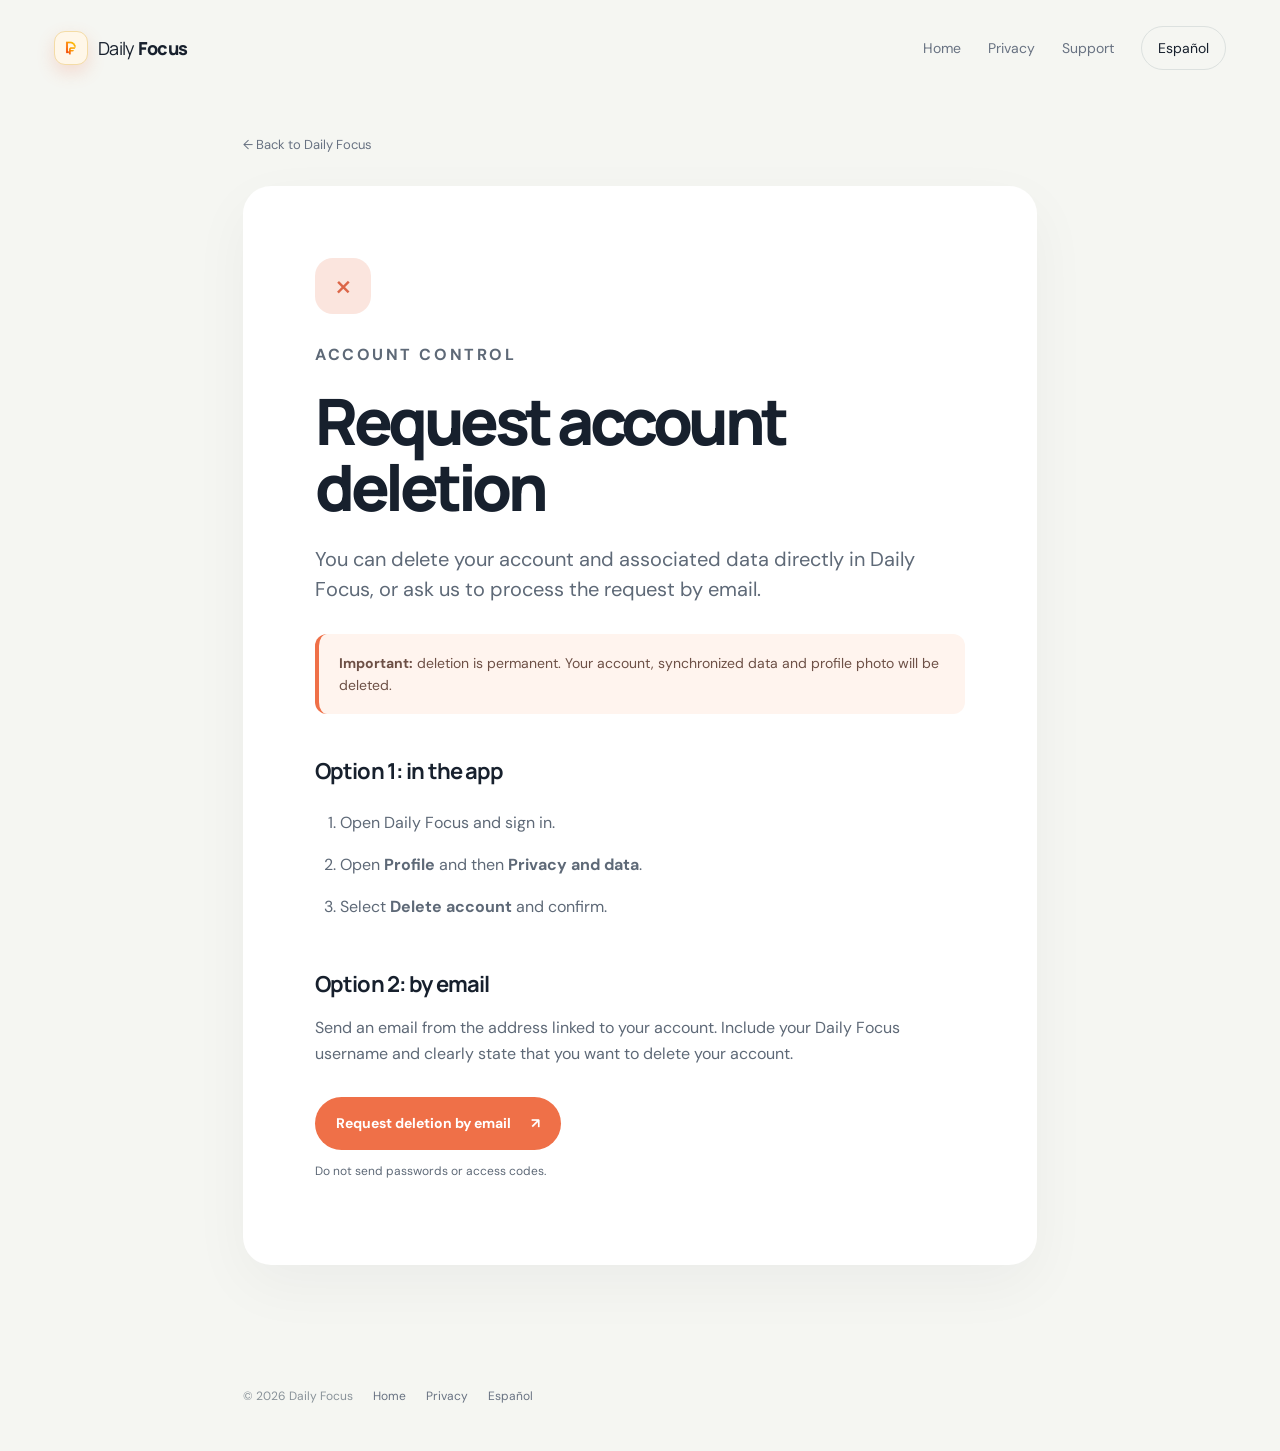
<file: en/delete-account.html>
<!doctype html><html lang="en"><head><meta charset="utf-8"><meta name="viewport" content="width=device-width,initial-scale=1"><title>Delete account | Daily Focus</title><link rel="stylesheet" href="../styles.css"></head><body class="legal-page"><header class="site-header"><a class="brand" href="index.html"><span class="brand-mark real-mark"><img src="../assets/dailyfocus-icon.png" alt=""></span><span>Daily <strong>Focus</strong></span></a><nav class="nav-links"><a href="index.html">Home</a><a href="privacy.html">Privacy</a><a href="support.html">Support</a><a class="nav-cta" href="../delete-account.html">Español</a></nav></header><main class="legal-shell"><a class="back-link" href="index.html">← Back to Daily Focus</a><article class="legal-card deletion-card"><div class="deletion-icon" aria-hidden="true">×</div><p class="eyebrow">Account control</p><h1>Request account deletion</h1><p class="legal-lead">You can delete your account and associated data directly in Daily Focus, or ask us to process the request by email.</p><div class="notice"><strong>Important:</strong> deletion is permanent. Your account, synchronized data and profile photo will be deleted.</div><h2>Option 1: in the app</h2><ol class="numbered"><li>Open Daily Focus and sign in.</li><li>Open <strong>Profile</strong> and then <strong>Privacy and data</strong>.</li><li>Select <strong>Delete account</strong> and confirm.</li></ol><h2>Option 2: by email</h2><p>Send an email from the address linked to your account. Include your Daily Focus username and clearly state that you want to delete your account.</p><a class="button button-primary mail-button" href="mailto:davidmontes1978@gmail.com?subject=Daily%20Focus%20account%20deletion%20request">Request deletion by email <span aria-hidden="true">↗</span></a><p class="small-note">Do not send passwords or access codes.</p></article></main><footer class="simple-footer"><span>© 2026 Daily Focus</span><a href="index.html">Home</a><a href="privacy.html">Privacy</a><a href="../delete-account.html">Español</a></footer></body></html>
</file>
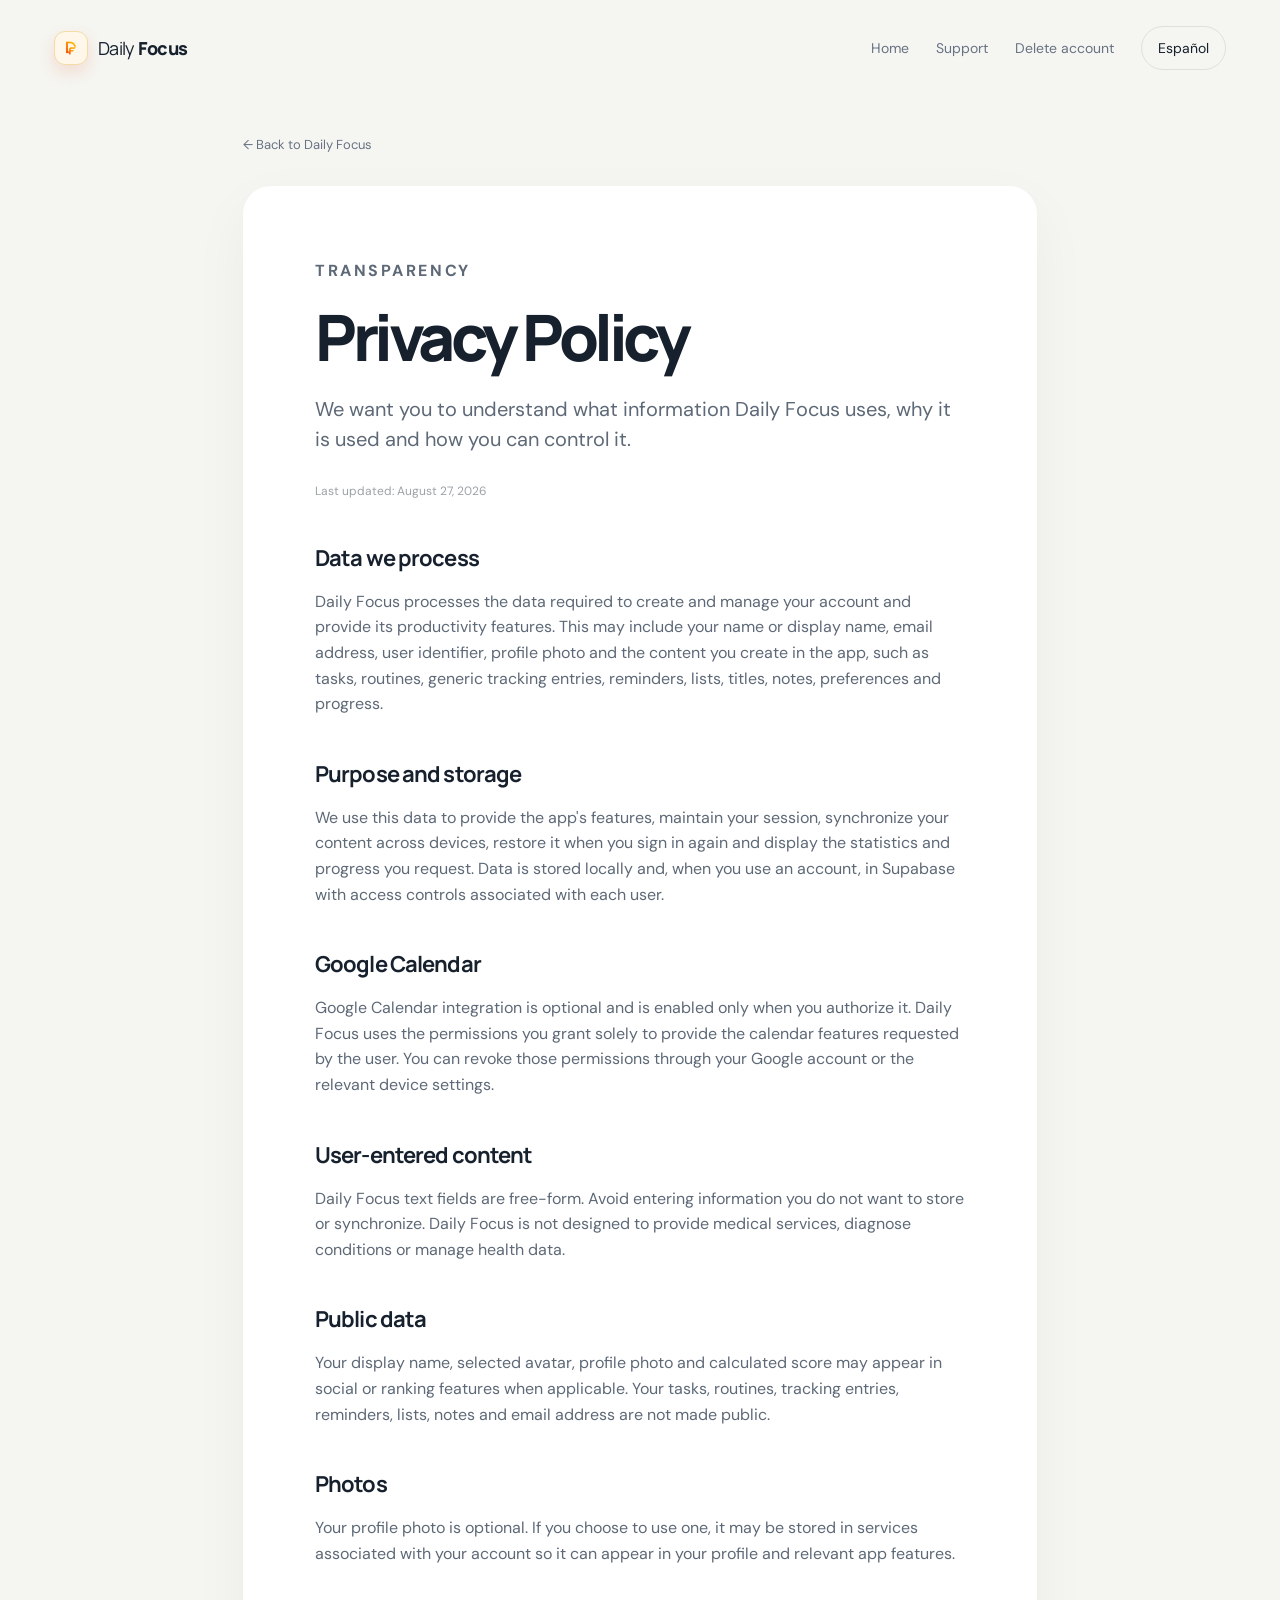
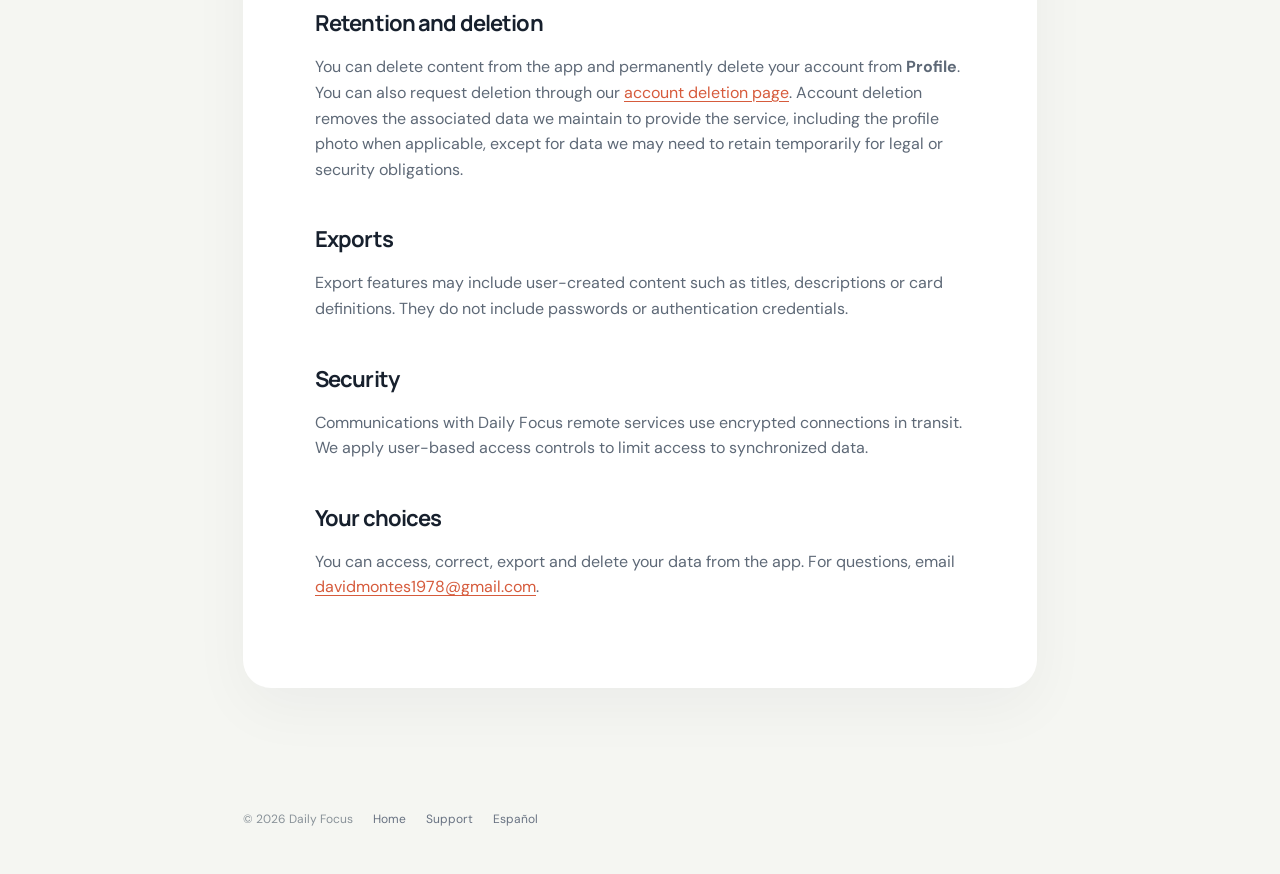
<file: en/privacy.html>
<!doctype html><html lang="en"><head><meta charset="utf-8"><meta name="viewport" content="width=device-width,initial-scale=1"><title>Privacy Policy | Daily Focus</title><link rel="stylesheet" href="../styles.css"></head><body class="legal-page"><header class="site-header"><a class="brand" href="index.html"><span class="brand-mark real-mark"><img src="../assets/dailyfocus-icon.png" alt=""></span><span>Daily <strong>Focus</strong></span></a><nav class="nav-links"><a href="index.html">Home</a><a href="support.html">Support</a><a href="delete-account.html">Delete account</a><a class="nav-cta" href="../privacy.html">Español</a></nav></header><main class="legal-shell"><a class="back-link" href="index.html">← Back to Daily Focus</a><article class="legal-card"><p class="eyebrow">Transparency</p><h1>Privacy Policy</h1><p class="legal-lead">We want you to understand what information Daily Focus uses, why it is used and how you can control it.</p><p class="updated">Last updated: August 27, 2026</p><h2>Data we process</h2><p>Daily Focus processes the data required to create and manage your account and provide its productivity features. This may include your name or display name, email address, user identifier, profile photo and the content you create in the app, such as tasks, routines, generic tracking entries, reminders, lists, titles, notes, preferences and progress.</p><h2>Purpose and storage</h2><p>We use this data to provide the app's features, maintain your session, synchronize your content across devices, restore it when you sign in again and display the statistics and progress you request. Data is stored locally and, when you use an account, in Supabase with access controls associated with each user.</p><h2>Google Calendar</h2><p>Google Calendar integration is optional and is enabled only when you authorize it. Daily Focus uses the permissions you grant solely to provide the calendar features requested by the user. You can revoke those permissions through your Google account or the relevant device settings.</p><h2>User-entered content</h2><p>Daily Focus text fields are free-form. Avoid entering information you do not want to store or synchronize. Daily Focus is not designed to provide medical services, diagnose conditions or manage health data.</p><h2>Public data</h2><p>Your display name, selected avatar, profile photo and calculated score may appear in social or ranking features when applicable. Your tasks, routines, tracking entries, reminders, lists, notes and email address are not made public.</p><h2>Photos</h2><p>Your profile photo is optional. If you choose to use one, it may be stored in services associated with your account so it can appear in your profile and relevant app features.</p><h2>Retention and deletion</h2><p>You can delete content from the app and permanently delete your account from <strong>Profile</strong>. You can also request deletion through our <a href="delete-account.html">account deletion page</a>. Account deletion removes the associated data we maintain to provide the service, including the profile photo when applicable, except for data we may need to retain temporarily for legal or security obligations.</p><h2>Exports</h2><p>Export features may include user-created content such as titles, descriptions or card definitions. They do not include passwords or authentication credentials.</p><h2>Security</h2><p>Communications with Daily Focus remote services use encrypted connections in transit. We apply user-based access controls to limit access to synchronized data.</p><h2>Your choices</h2><p>You can access, correct, export and delete your data from the app. For questions, email <a href="mailto:davidmontes1978@gmail.com">davidmontes1978@gmail.com</a>.</p></article></main><footer class="simple-footer"><span>© 2026 Daily Focus</span><a href="index.html">Home</a><a href="support.html">Support</a><a href="../privacy.html">Español</a></footer></body></html>
</file>
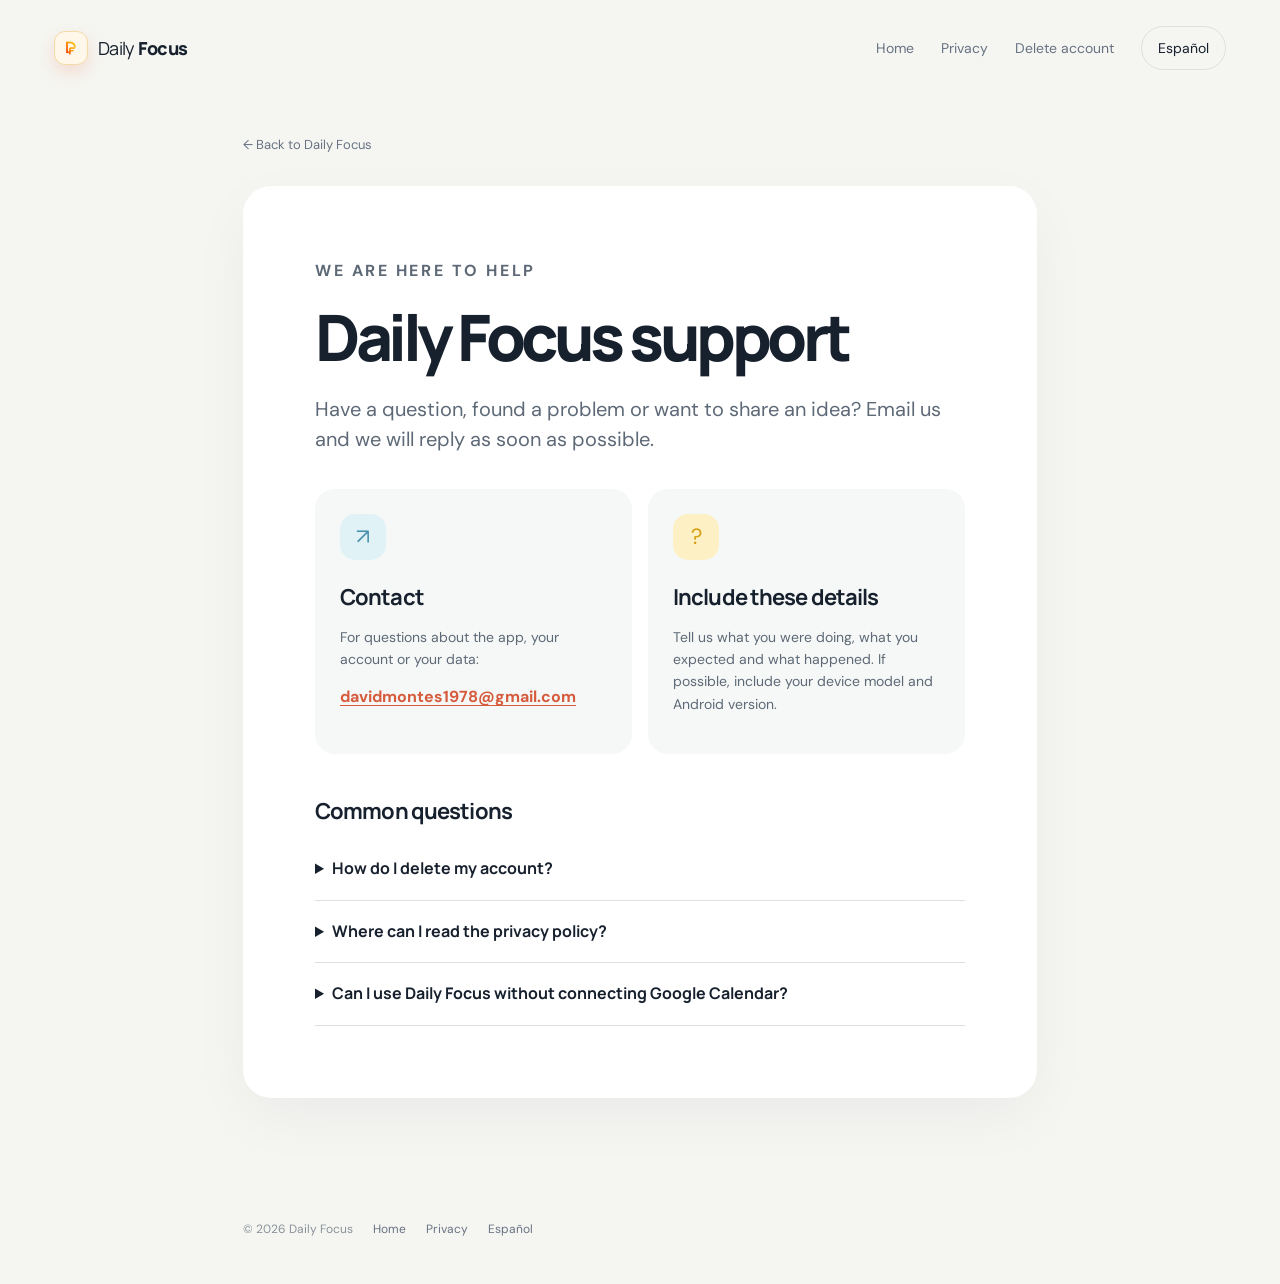
<file: en/support.html>
<!doctype html><html lang="en"><head><meta charset="utf-8"><meta name="viewport" content="width=device-width,initial-scale=1"><title>Support | Daily Focus</title><link rel="stylesheet" href="../styles.css"></head><body class="legal-page"><header class="site-header"><a class="brand" href="index.html"><span class="brand-mark real-mark"><img src="../assets/dailyfocus-icon.png" alt=""></span><span>Daily <strong>Focus</strong></span></a><nav class="nav-links"><a href="index.html">Home</a><a href="privacy.html">Privacy</a><a href="delete-account.html">Delete account</a><a class="nav-cta" href="../support.html">Español</a></nav></header><main class="legal-shell"><a class="back-link" href="index.html">← Back to Daily Focus</a><article class="legal-card"><p class="eyebrow">We are here to help</p><h1>Daily Focus support</h1><p class="legal-lead">Have a question, found a problem or want to share an idea? Email us and we will reply as soon as possible.</p><div class="support-grid"><div class="support-panel"><span class="feature-icon icon-blue">↗</span><h2>Contact</h2><p>For questions about the app, your account or your data:</p><a class="contact-email" href="mailto:davidmontes1978@gmail.com">davidmontes1978@gmail.com</a></div><div class="support-panel"><span class="feature-icon icon-sun">?</span><h2>Include these details</h2><p>Tell us what you were doing, what you expected and what happened. If possible, include your device model and Android version.</p></div></div><h2>Common questions</h2><details><summary>How do I delete my account?</summary><p>Open Profile → Privacy and data → Delete account. You can also use the <a href="delete-account.html">account deletion page</a>.</p></details><details><summary>Where can I read the privacy policy?</summary><p>It is available on the <a href="privacy.html">Privacy Policy</a> page and linked throughout the website.</p></details><details><summary>Can I use Daily Focus without connecting Google Calendar?</summary><p>Yes. Google Calendar integration is optional and Daily Focus can be used without enabling it.</p></details></article></main><footer class="simple-footer"><span>© 2026 Daily Focus</span><a href="index.html">Home</a><a href="privacy.html">Privacy</a><a href="../support.html">Español</a></footer></body></html>
</file>
<file: styles.css>
@import url('https://fonts.googleapis.com/css2?family=DM+Sans:wght@400;500;600;700&family=Manrope:wght@600;700;800&display=swap');:root{--ink:#17202d;--muted:#687282;--paper:#f5f6f2;--white:#fff;--navy:#0f172a;--orange:#ef7048;--yellow:#f6c453;--blue:#b9dceb;--line:#dce1df;--radius:28px}*{box-sizing:border-box}html{scroll-behavior:smooth}body{margin:0;background:var(--paper);color:var(--ink);font-family:'DM Sans',sans-serif;line-height:1.6}a{color:inherit;text-decoration:none}button{font:inherit}.site-header{max-width:1240px;margin:auto;padding:26px 34px;display:flex;align-items:center;justify-content:space-between;gap:24px}.brand{display:inline-flex;align-items:center;gap:10px;font-family:Manrope,sans-serif;font-size:18px;letter-spacing:-.04em}.brand strong{font-weight:800}.brand-mark{width:34px;height:34px;display:grid;place-items:center;background:var(--orange);border-radius:11px;box-shadow:0 7px 18px #ef704833}.brand-mark svg{width:24px;height:24px;fill:none;stroke:#fff;stroke-width:3;stroke-linecap:round;stroke-linejoin:round}.brand-mark.small{width:28px;height:28px;border-radius:9px}.brand-mark.small svg{width:20px;height:20px}.nav-links{display:flex;align-items:center;gap:27px;font-size:14px;color:var(--muted)}.nav-links a:hover,.footer-links a:hover,.text-link:hover{color:var(--orange)}.nav-cta{padding:10px 16px;border:1px solid var(--line);border-radius:999px;color:var(--ink)!important}.menu-toggle{display:none;border:1px solid var(--line);background:transparent;border-radius:9px;padding:8px 12px}.section-shell{max-width:1172px;margin:auto;padding-left:28px;padding-right:28px}.hero{min-height:690px;display:grid;grid-template-columns:1fr .9fr;align-items:center;gap:50px;padding-top:50px;padding-bottom:80px}.eyebrow{margin:0 0 20px;color:var(--orange);font-size:11px;font-weight:700;letter-spacing:.16em;text-transform:uppercase}.eyebrow-dot{display:inline-block;width:7px;height:7px;border-radius:50%;background:var(--orange);margin:0 8px 1px 0}.hero h1{max-width:650px;margin:0;font:800 clamp(3.5rem,6.5vw,6rem)/.98 Manrope,sans-serif;letter-spacing:-.075em}.hero h1 em{font-style:normal;color:var(--orange)}.hero-lede{max-width:510px;color:var(--muted);font-size:18px;margin:28px 0 32px}.hero-actions{display:flex;align-items:center;gap:25px}.button{display:inline-flex;align-items:center;gap:20px;padding:15px 21px;border-radius:999px;font-weight:700;font-size:14px;transition:transform .2s,box-shadow .2s}.button:hover{transform:translateY(-2px);box-shadow:0 12px 25px #1e293b18}.button-primary{color:#fff;background:var(--orange)}.button-dark{color:#fff;background:var(--navy)}.text-link{font-weight:700;font-size:14px;border-bottom:1px solid var(--ink);padding-bottom:3px}.trust-row{display:flex;gap:18px;margin-top:65px;color:var(--muted);font-size:12px}.trust-row b{color:#3d9b77;margin-right:4px}.hero-visual{position:relative;min-height:510px;display:grid;place-items:center}.orb{position:absolute;border-radius:50%;filter:blur(1px)}.orb-one{width:390px;height:390px;background:#f4c554;right:0;top:35px}.orb-two{width:180px;height:180px;background:#b9dceb;left:4%;bottom:30px}.phone{position:relative;width:280px;height:555px;padding:10px;border-radius:38px;background:var(--navy);box-shadow:20px 28px 50px #0f172a35;transform:rotate(5deg);z-index:1}.phone-speaker{position:absolute;z-index:2;top:17px;left:50%;width:74px;height:5px;border-radius:10px;transform:translateX(-50%);background:#243047}.phone-screen{height:100%;padding:38px 17px 16px;border-radius:29px;background:#f7f7f4;overflow:hidden}.app-topline,.phone-section,.task,.bottom-nav{display:flex;align-items:center;justify-content:space-between}.app-topline{color:#899198;font-size:9px;font-weight:800;letter-spacing:.12em}.avatar{display:grid;place-items:center;width:25px;height:25px;border-radius:50%;background:var(--orange);color:#fff;font-size:9px}.phone-greeting{font:700 18px Manrope,sans-serif;margin:21px 0}.focus-card{padding:18px;border-radius:20px;background:#1b2940;color:#fff;box-shadow:0 10px 20px #17202d20}.tiny-label{display:block;font-size:8px;color:#9eabb9;letter-spacing:.1em}.focus-card strong{display:block;font:700 18px Manrope;margin:12px 0}.focus-card small{display:block;color:#aab6c5;font-size:9px;margin-top:9px}.progress{height:5px;background:#34445d;border-radius:9px}.progress i{display:block;width:66%;height:100%;background:var(--yellow);border-radius:9px}.phone-section{margin:23px 0 10px;font-size:11px;font-weight:700}.phone-section small{color:#939ba5;font-size:9px;font-weight:400}.task{padding:14px 2px;border-bottom:1px solid #e7e8e5;gap:7px;font-size:10px}.task b{color:#a0a7ad;font-size:8px;font-weight:400}.check{width:17px;height:17px;border:1.5px solid #c9ced0;border-radius:6px;flex:none}.task.done{color:#9ca2a5;text-decoration:line-through}.task.done .check{display:grid;place-items:center;background:#6fc095;border-color:#6fc095;color:#fff;text-decoration:none;font-size:10px}.bottom-nav{margin-top:24px;color:#9fa6aa;text-align:center;font-size:14px}.bottom-nav span{display:grid;place-items:center;gap:2px}.bottom-nav small{font-size:7px}.bottom-nav .active{color:var(--orange)}.section-block{padding-top:100px;padding-bottom:120px}.section-heading{max-width:600px;margin-bottom:42px}.section-heading h2,.split-copy h2,.closing h2{margin:0;font:800 clamp(2.3rem,4vw,4rem)/1.05 Manrope,sans-serif;letter-spacing:-.065em}.section-heading>p:last-child{color:var(--muted);max-width:480px;margin-top:20px}.feature-grid{display:grid;grid-template-columns:1.05fr .95fr .95fr;gap:17px}.feature-card{min-height:245px;padding:27px;border-radius:var(--radius);background:#fff;box-shadow:0 12px 36px #1b294009}.feature-card-tall{grid-row:span 2;min-height:510px;background:#e8f1ec}.feature-card-wide{grid-column:2 / 4;display:flex;justify-content:space-between;align-items:end;background:#1b2940;color:#fff}.feature-card-wide .card-kicker{color:#b8c4d2}.feature-card-wide p:not(.card-kicker){color:#b8c4d2;max-width:420px}.feature-card h3{font:700 22px Manrope,sans-serif;letter-spacing:-.04em;margin:12px 0}.feature-card p:not(.card-kicker){color:var(--muted);font-size:14px}.card-kicker{font-size:10px!important;letter-spacing:.14em;text-transform:uppercase;color:#6e8d78;margin:23px 0 0!important}.feature-icon{display:grid;place-items:center;width:46px;height:46px;border-radius:15px;font-size:22px}.icon-sun{background:#fdf0c4;color:#d69d0e}.icon-blue{background:#e1f2f7;color:#4a93ad}.icon-coral{background:#fbe5de;color:#dd684a}.mini-agenda{display:grid;gap:10px;margin-top:50px;color:#47614f;font-size:13px}.mini-agenda span{padding:12px 13px;background:#f5faf5;border-radius:12px}.mini-check{display:inline-grid;place-items:center;width:17px;height:17px;border-radius:5px;background:#76bc93;color:#fff;font-style:normal;font-size:11px;margin-right:8px}.mini-agenda i{display:inline-block;width:17px;height:17px;border:1px solid #c1d3c6;border-radius:5px;vertical-align:middle;margin-right:8px}.arrow-link{font-size:38px;line-height:1}.split-section{display:grid;grid-template-columns:1fr 1fr;align-items:center;gap:95px;padding-top:75px;padding-bottom:150px}.split-image{min-height:470px;position:relative;border-radius:var(--radius);background:#d9e9e6;overflow:hidden}.sun-shape{position:absolute;width:310px;height:310px;border-radius:50%;background:#f6c453;left:50%;top:50%;transform:translate(-50%,-54%);box-shadow:0 0 0 35px #f6c45325,0 0 0 72px #f6c45312}.quote-card{position:absolute;bottom:28px;left:27px;right:27px;padding:17px 20px;background:#ffffffdb;border-radius:18px;backdrop-filter:blur(8px)}.quote-card span{font:800 32px Georgia;color:var(--orange);line-height:.5}.quote-card p{margin:4px 0 0;font:600 15px/1.4 Manrope,sans-serif}.steps{margin-top:38px}.steps>div{display:flex;gap:21px;padding:20px 0;border-bottom:1px solid var(--line)}.steps span{color:var(--orange);font-size:11px;font-weight:700;letter-spacing:.1em;padding-top:4px}.steps p{margin:0;color:var(--muted);font-size:14px}.steps strong{color:var(--ink);font-size:16px}.closing{padding-top:60px;padding-bottom:120px;text-align:center}.closing h2{max-width:720px;margin:0 auto 32px}.closing .eyebrow{color:var(--muted)}.site-footer{background:#fff;padding:45px 34px 22px}.footer-inner,.footer-bottom{max-width:1172px;margin:auto;display:flex;align-items:center;gap:28px}.footer-inner>p{margin:0;color:var(--muted);font-size:13px}.footer-links{margin-left:auto;display:flex;gap:22px;color:var(--muted);font-size:13px}.footer-bottom{justify-content:space-between;border-top:1px solid var(--line);margin-top:40px;padding-top:17px;color:#9ca4a4;font-size:11px}.legal-page{background:#f5f6f2}.legal-shell{max-width:850px;margin:auto;padding:35px 28px 100px}.back-link{display:inline-block;color:var(--muted);font-size:13px;margin-bottom:30px}.legal-card{background:#fff;border-radius:var(--radius);padding:clamp(28px,6vw,72px);box-shadow:0 20px 60px #17202d0b}.legal-card h1{font:800 clamp(2.6rem,5vw,4.5rem)/1.03 Manrope,sans-serif;letter-spacing:-.07em;margin:0 0 24px}.legal-card h2{font:700 22px Manrope,sans-serif;margin:42px 0 12px;letter-spacing:-.04em}.legal-card p,.legal-card li{color:#5e6977;font-size:16px}.legal-lead{font-size:20px!important;line-height:1.5;max-width:650px}.updated{font-size:12px!important;color:#9ba2a6!important;margin-top:28px}.legal-card a{color:#d65b3c;text-decoration:underline;text-underline-offset:3px}.notice{margin:30px 0;padding:18px 20px;border-left:4px solid var(--orange);border-radius:12px;background:#fff4ee;color:#6d5046;font-size:14px}.numbered{padding-left:25px}.numbered li{padding:8px 0}.deletion-icon{width:56px;height:56px;display:grid;place-items:center;border-radius:18px;background:#fbe5de;color:#dc6648;font-size:34px;line-height:1;margin-bottom:28px}.mail-button{margin-top:15px;text-decoration:none!important}.small-note{font-size:12px!important}.support-grid{display:grid;grid-template-columns:1fr 1fr;gap:16px;margin:35px 0}.support-panel{padding:25px;border-radius:20px;background:#f5f8f6}.support-panel h2{margin-top:22px}.support-panel p{font-size:14px}.contact-email{font-weight:700}.legal-card details{padding:18px 0;border-bottom:1px solid var(--line)}.legal-card summary{cursor:pointer;font-weight:700;font-family:Manrope,sans-serif}.legal-card details p{font-size:14px;margin-bottom:0}.simple-footer{max-width:850px;margin:auto;padding:22px 28px 45px;display:flex;gap:20px;color:#899299;font-size:12px}.simple-footer a{color:#687282}.reveal{animation:rise .7s both}.reveal-delay{animation-delay:.15s}@keyframes rise{from{opacity:0;transform:translateY(18px)}to{opacity:1;transform:none}}@media(max-width:800px){.site-header{padding:20px 22px}.menu-toggle{display:block}.nav-links{display:none;position:absolute;z-index:5;top:72px;left:18px;right:18px;padding:18px;flex-direction:column;align-items:stretch;background:#fff;border-radius:18px;box-shadow:0 15px 40px #17202d20}.nav-links.open{display:flex}.hero{grid-template-columns:1fr;padding-top:48px;min-height:auto}.hero-visual{min-height:490px}.hero h1{font-size:clamp(3.3rem,16vw,5rem)}.trust-row{flex-wrap:wrap;margin-top:40px}.feature-grid{grid-template-columns:1fr}.feature-card-tall,.feature-card-wide{grid-row:auto;grid-column:auto;min-height:300px}.split-section{grid-template-columns:1fr;gap:45px;padding-bottom:90px}.split-image{min-height:380px}.footer-inner{flex-wrap:wrap}.footer-links{width:100%;margin-left:0}.footer-bottom{align-items:flex-start;gap:10px;flex-direction:column}.support-grid{grid-template-columns:1fr}.legal-shell{padding-top:20px}.legal-card{padding:28px 23px}.simple-footer{flex-wrap:wrap;padding-left:28px;padding-right:28px}}.real-mark{background:#fff7e9!important;border:1px solid #f4dca6;overflow:hidden}.real-mark img{width:100%;height:100%;object-fit:cover}.real-hero{min-height:560px}.real-device{position:relative;width:286px;height:590px;padding:8px;border-radius:38px;background:#17202d;box-shadow:20px 28px 50px #0f172a35;transform:rotate(4deg);z-index:1;overflow:hidden}.real-device img{width:100%;height:100%;display:block;object-fit:cover;border-radius:30px}.real-badge{position:absolute;right:-20px;bottom:70px;z-index:2;display:flex;align-items:center;gap:10px;padding:10px 15px 10px 10px;border-radius:16px;background:#fff;box-shadow:0 12px 25px #17202d20;font-size:11px;line-height:1.25;color:#687282}.real-badge img{width:38px;height:38px;border-radius:12px;background:#fff7e9}.real-badge strong{font:700 13px Manrope,sans-serif;color:#17202d}.screens-section{padding-top:65px;padding-bottom:135px}.screen-gallery{display:grid;grid-template-columns:1fr 1fr;gap:28px;align-items:start}.screen-shot{margin:0}.screen-frame{padding:12px;border-radius:31px;background:#17202d;box-shadow:0 18px 40px #17202d20}.screen-frame img{display:block;width:100%;height:auto;border-radius:22px}.screen-shot figcaption{display:grid;gap:4px;padding:18px 5px}.screen-shot figcaption strong{font:700 18px Manrope,sans-serif}.screen-shot figcaption span{font-size:13px;color:#687282}@media(max-width:800px){.real-hero{min-height:510px}.real-device{width:238px;height:490px}.real-badge{right:-5px;bottom:38px}.screen-gallery{grid-template-columns:1fr}.screens-section{padding-bottom:90px}}.real-device img{object-fit:contain;background:#f5f6f8}.screen-gallery{grid-template-columns:repeat(4,minmax(0,1fr));align-items:start}.screen-frame{padding:8px}.screen-shot figcaption{min-height:72px}.screen-shot figcaption strong{font-size:15px}.screen-shot figcaption span{font-size:12px}@media(max-width:1000px){.screen-gallery{grid-template-columns:repeat(3,minmax(0,1fr))}}@media(max-width:800px){.screen-gallery{grid-template-columns:repeat(2,minmax(0,1fr))}}@media(max-width:520px){.screen-gallery{grid-template-columns:1fr}}.legal-card a.button-primary,.legal-card a.mail-button{color:#fff;text-decoration:none}.feature-card-wide p:not(.card-kicker){color:#fff}
</file>
